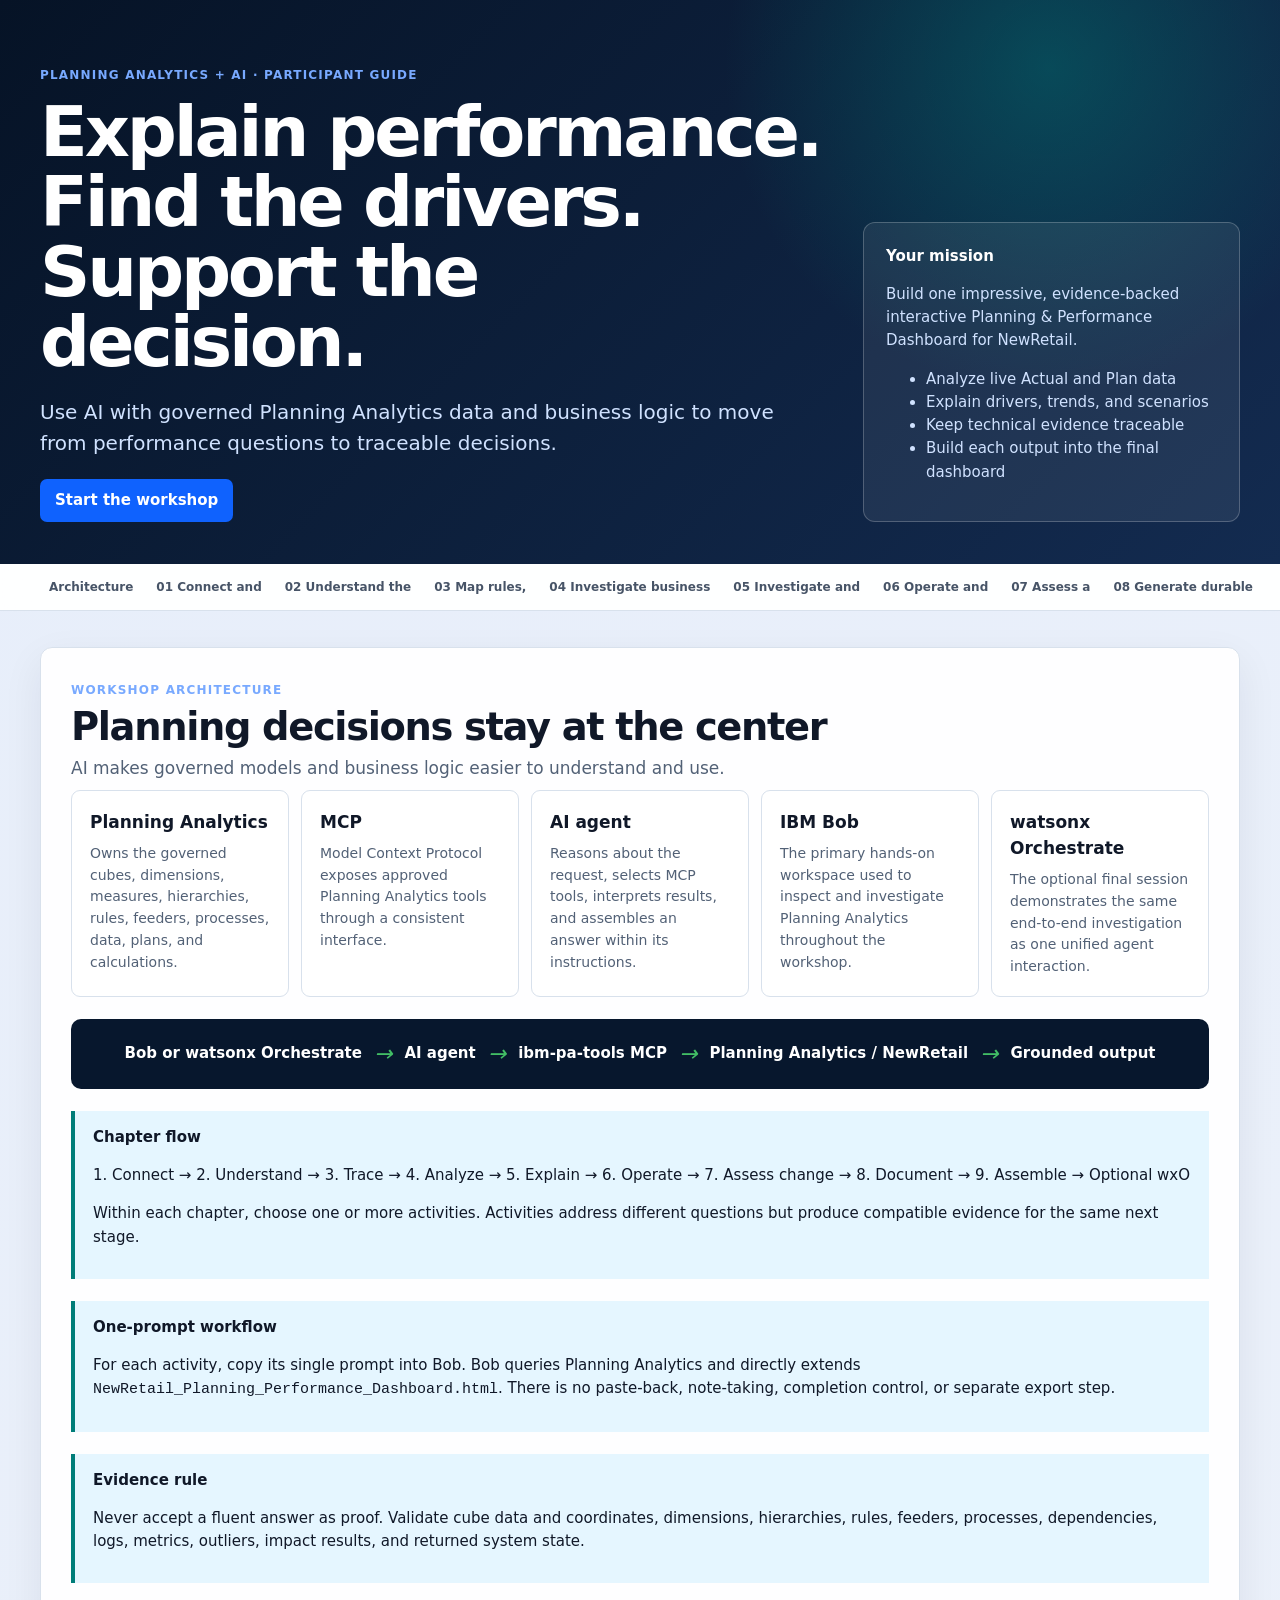
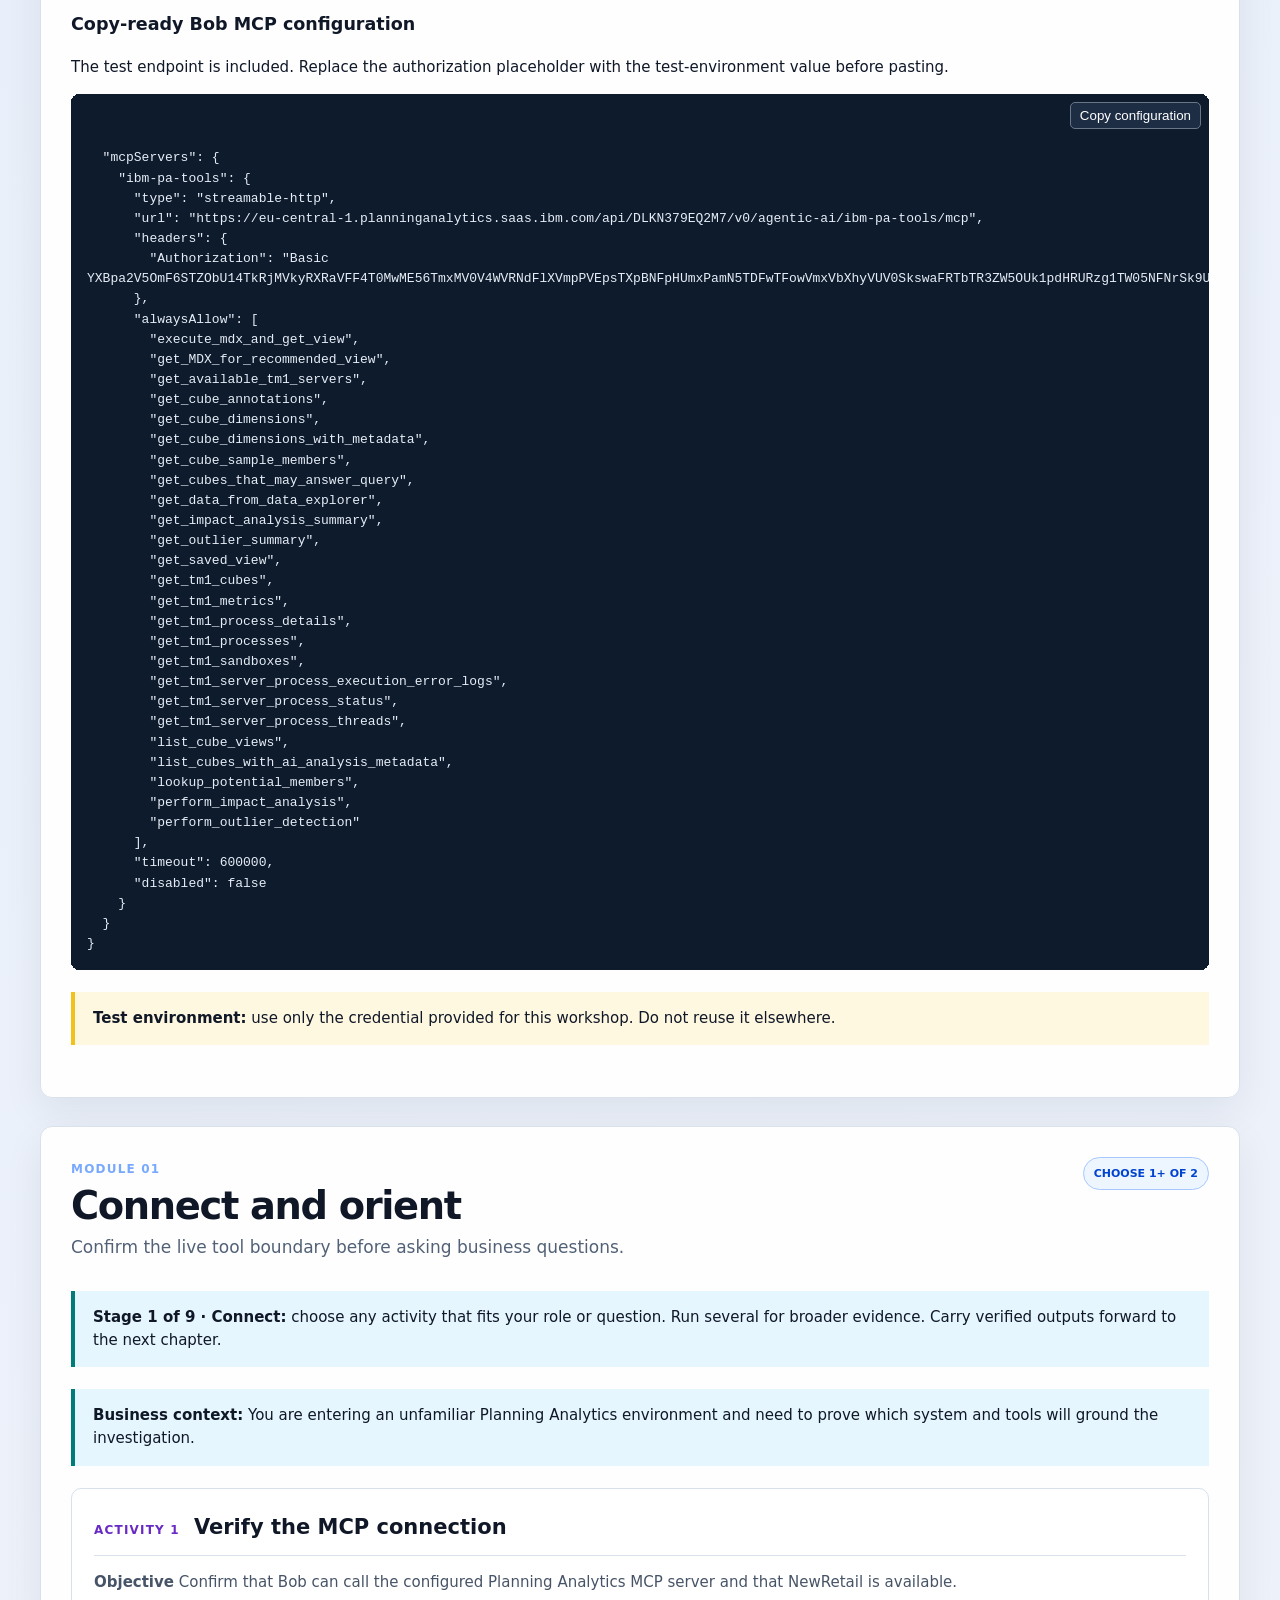
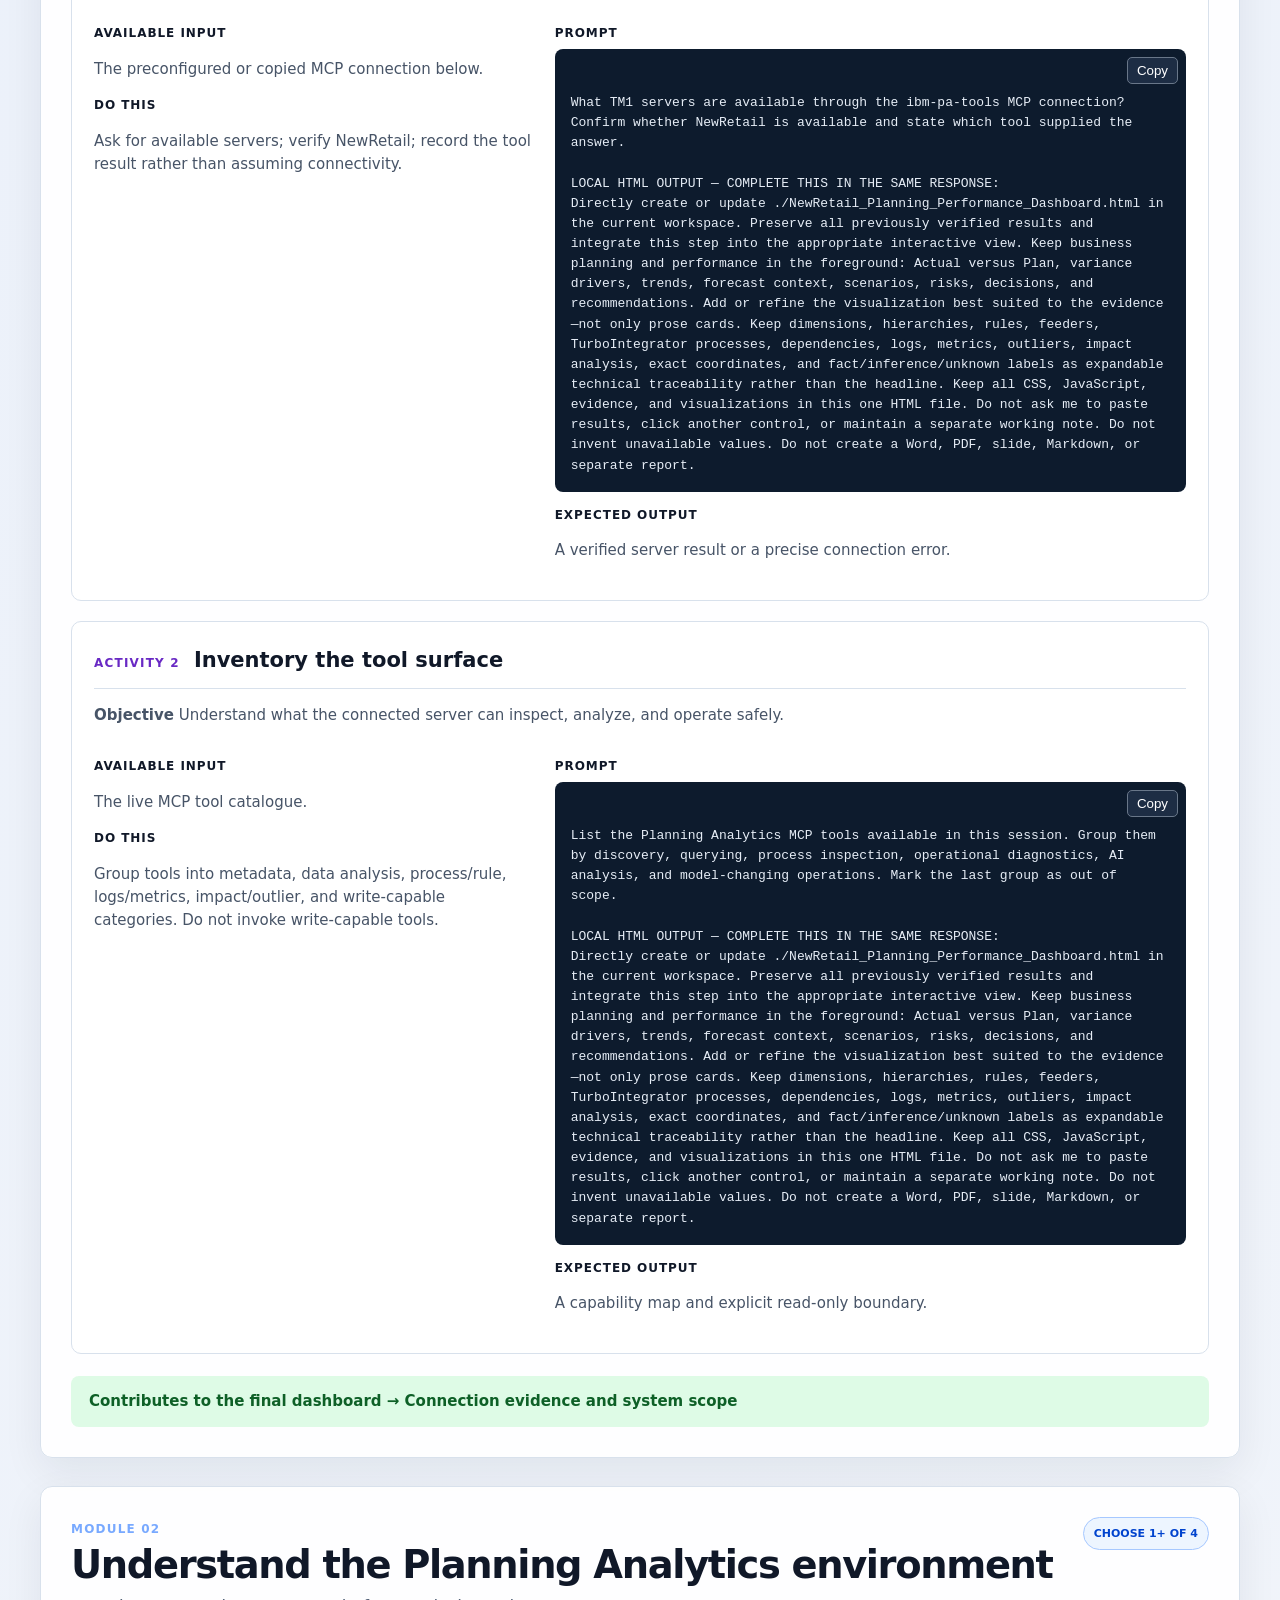
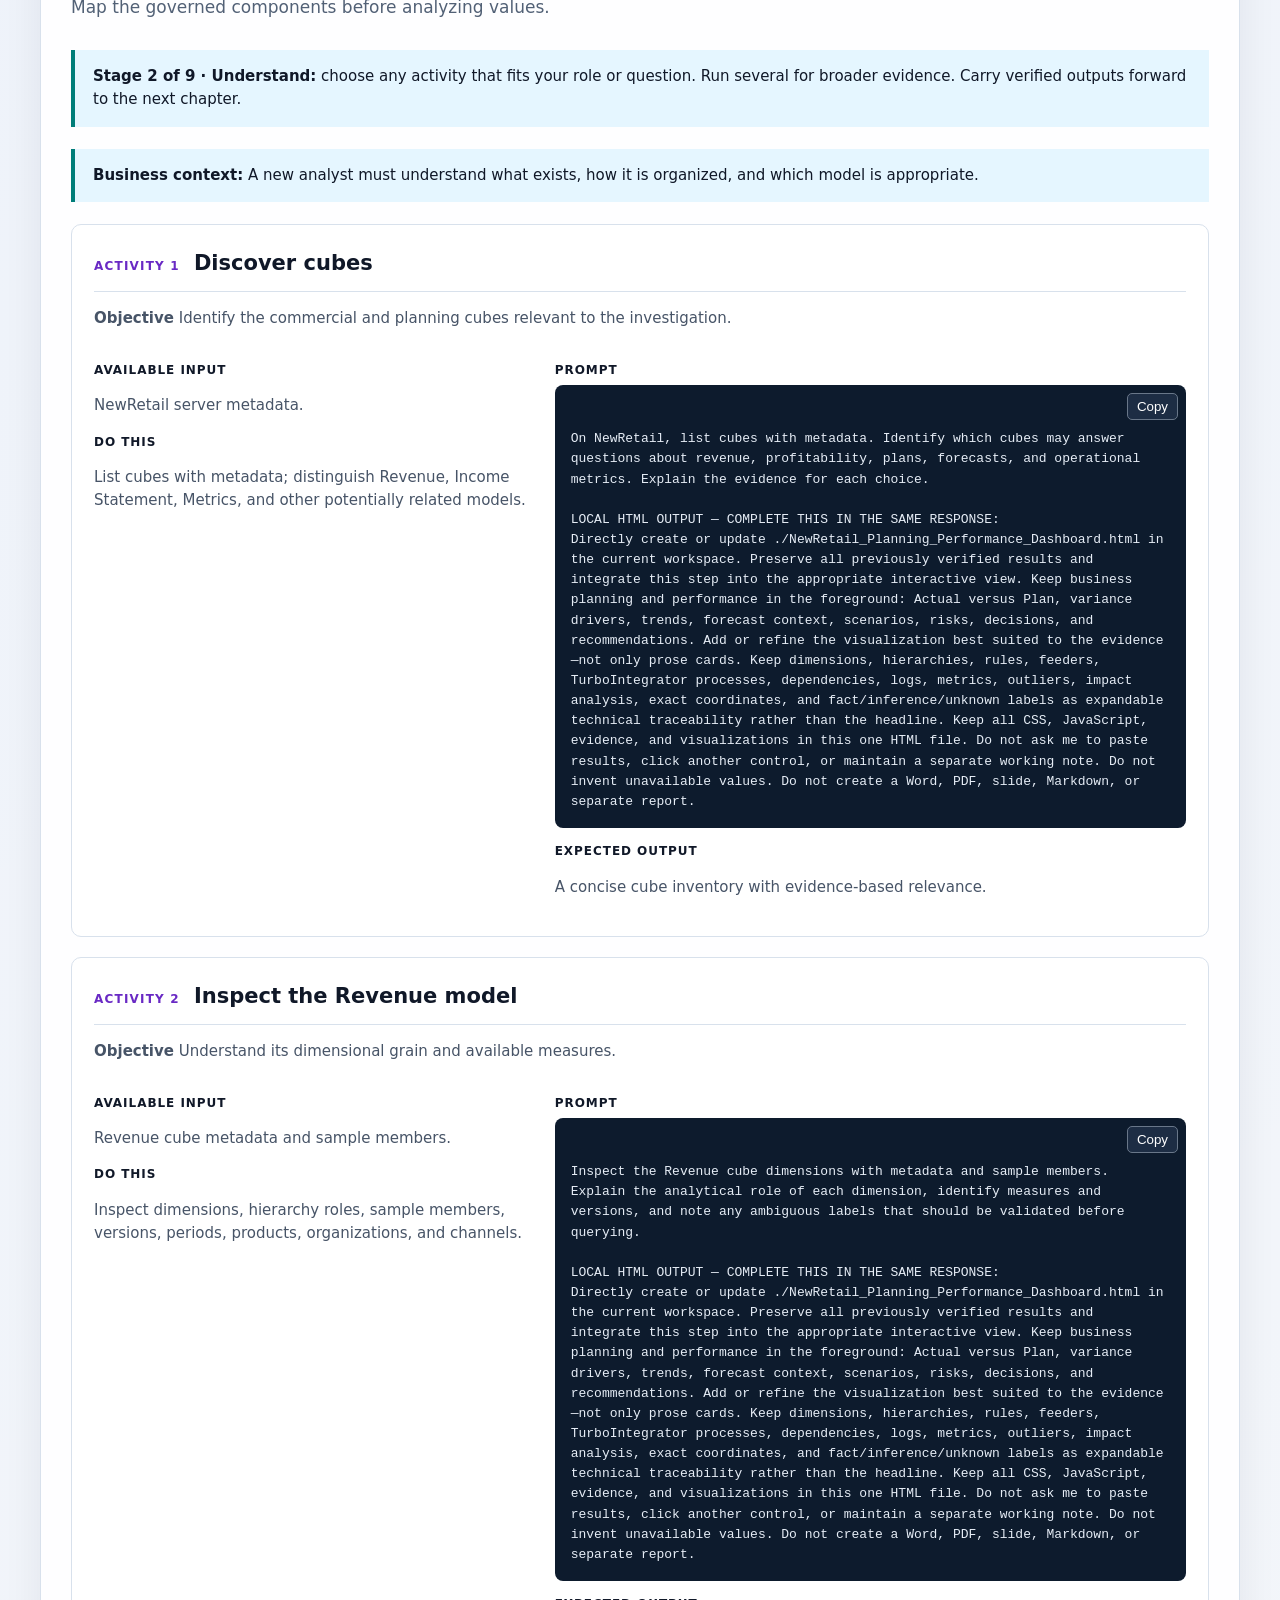
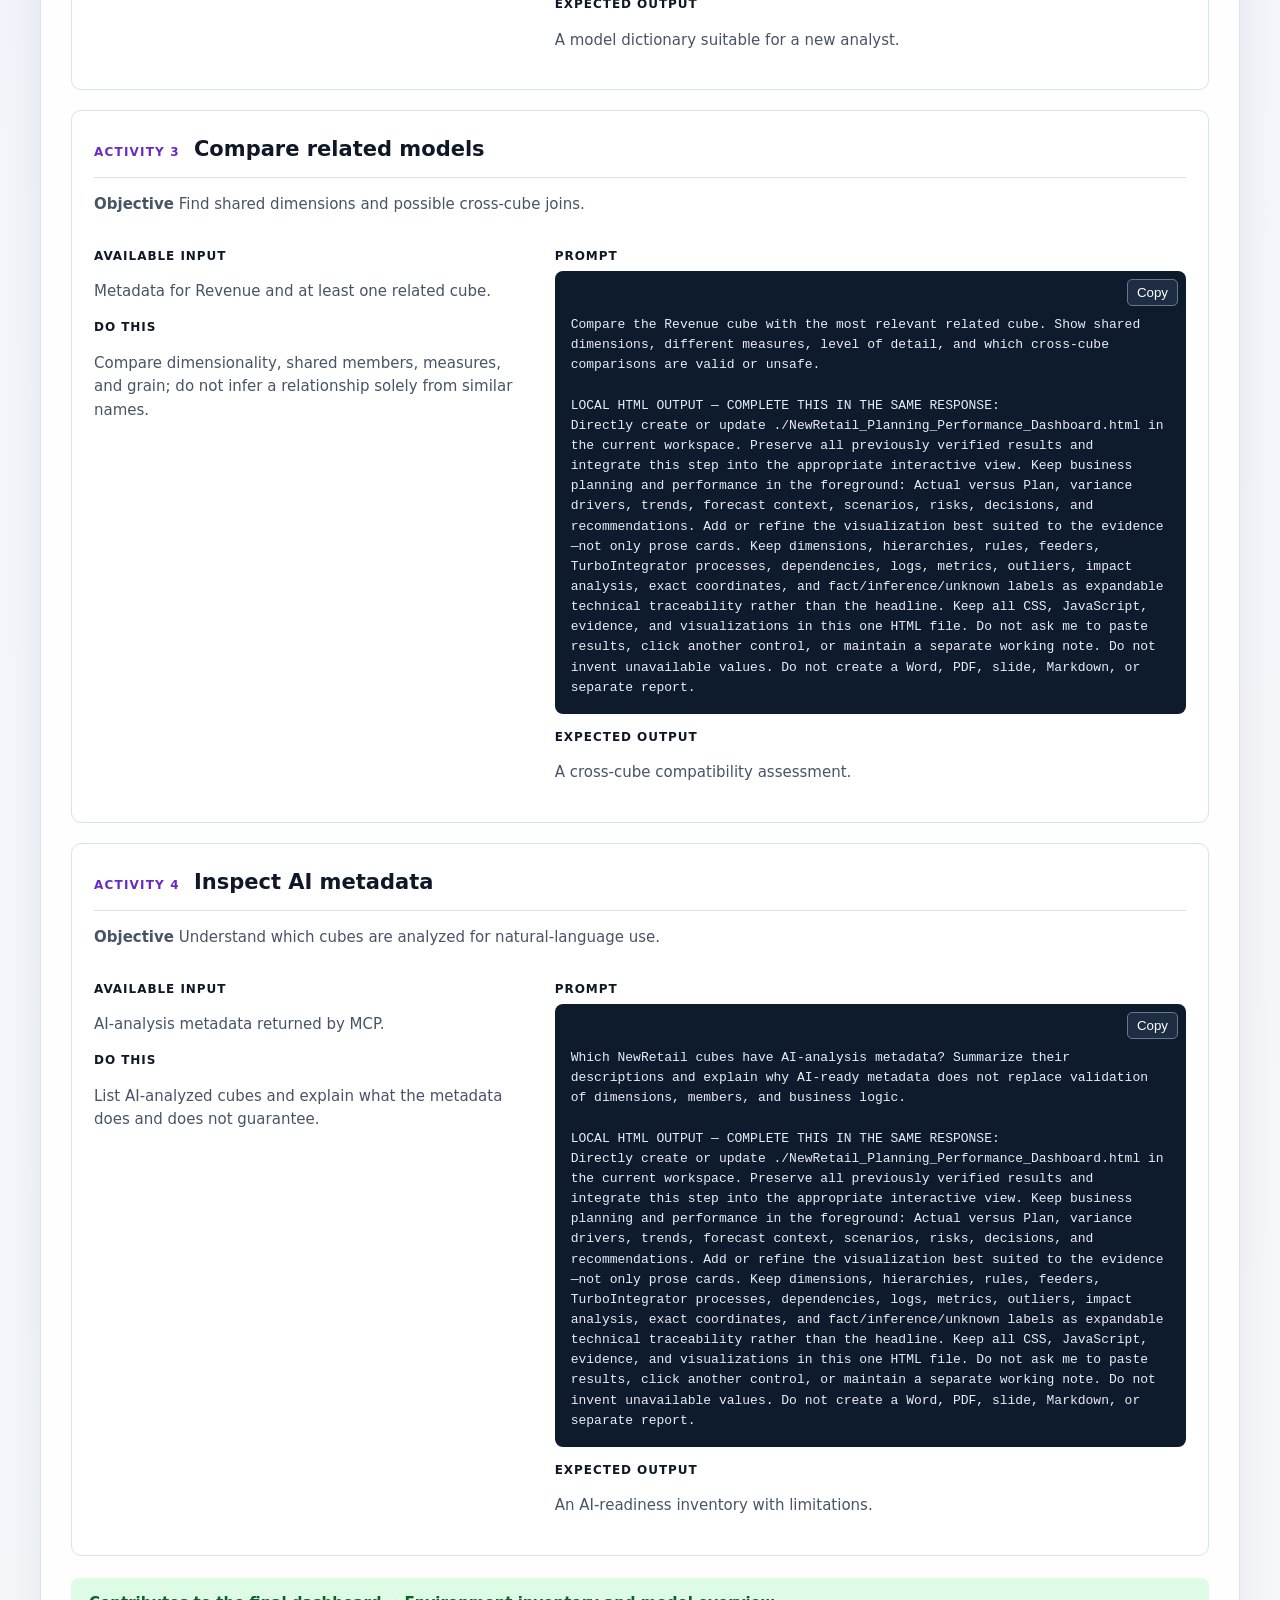
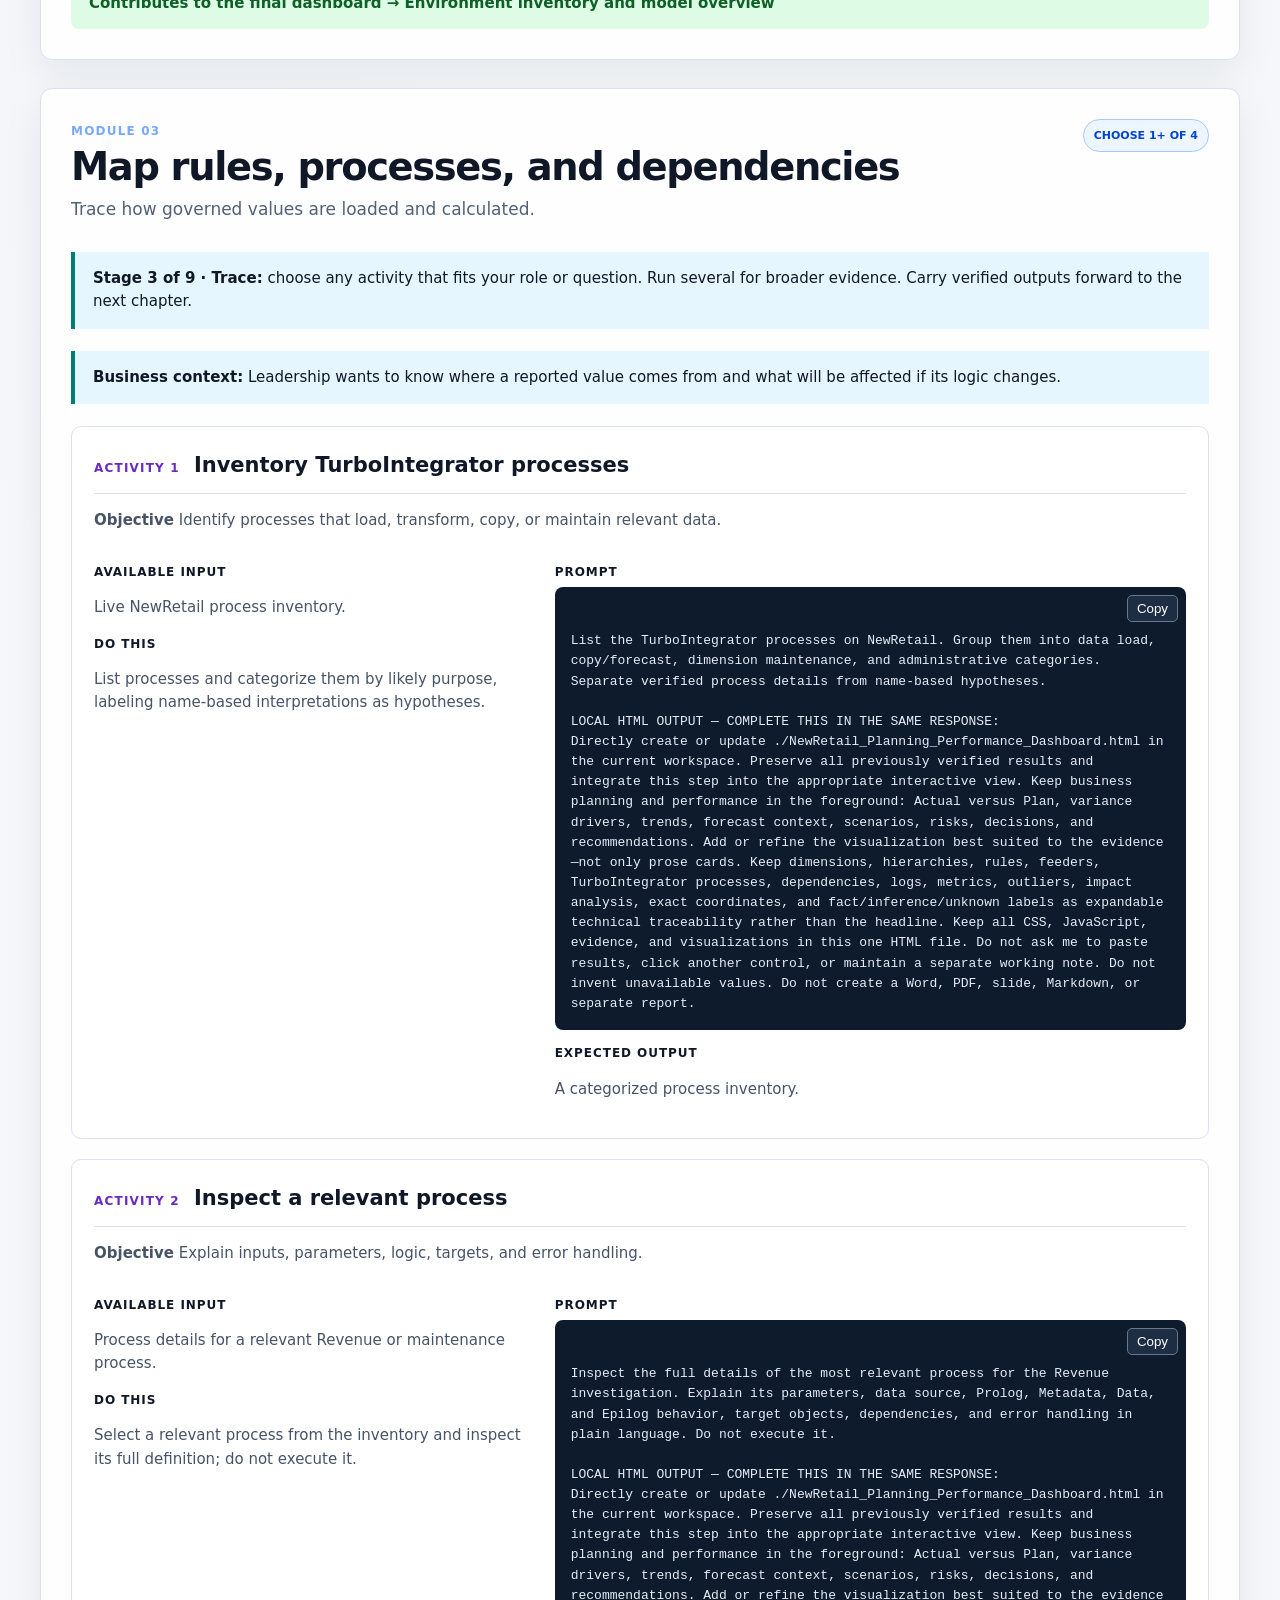
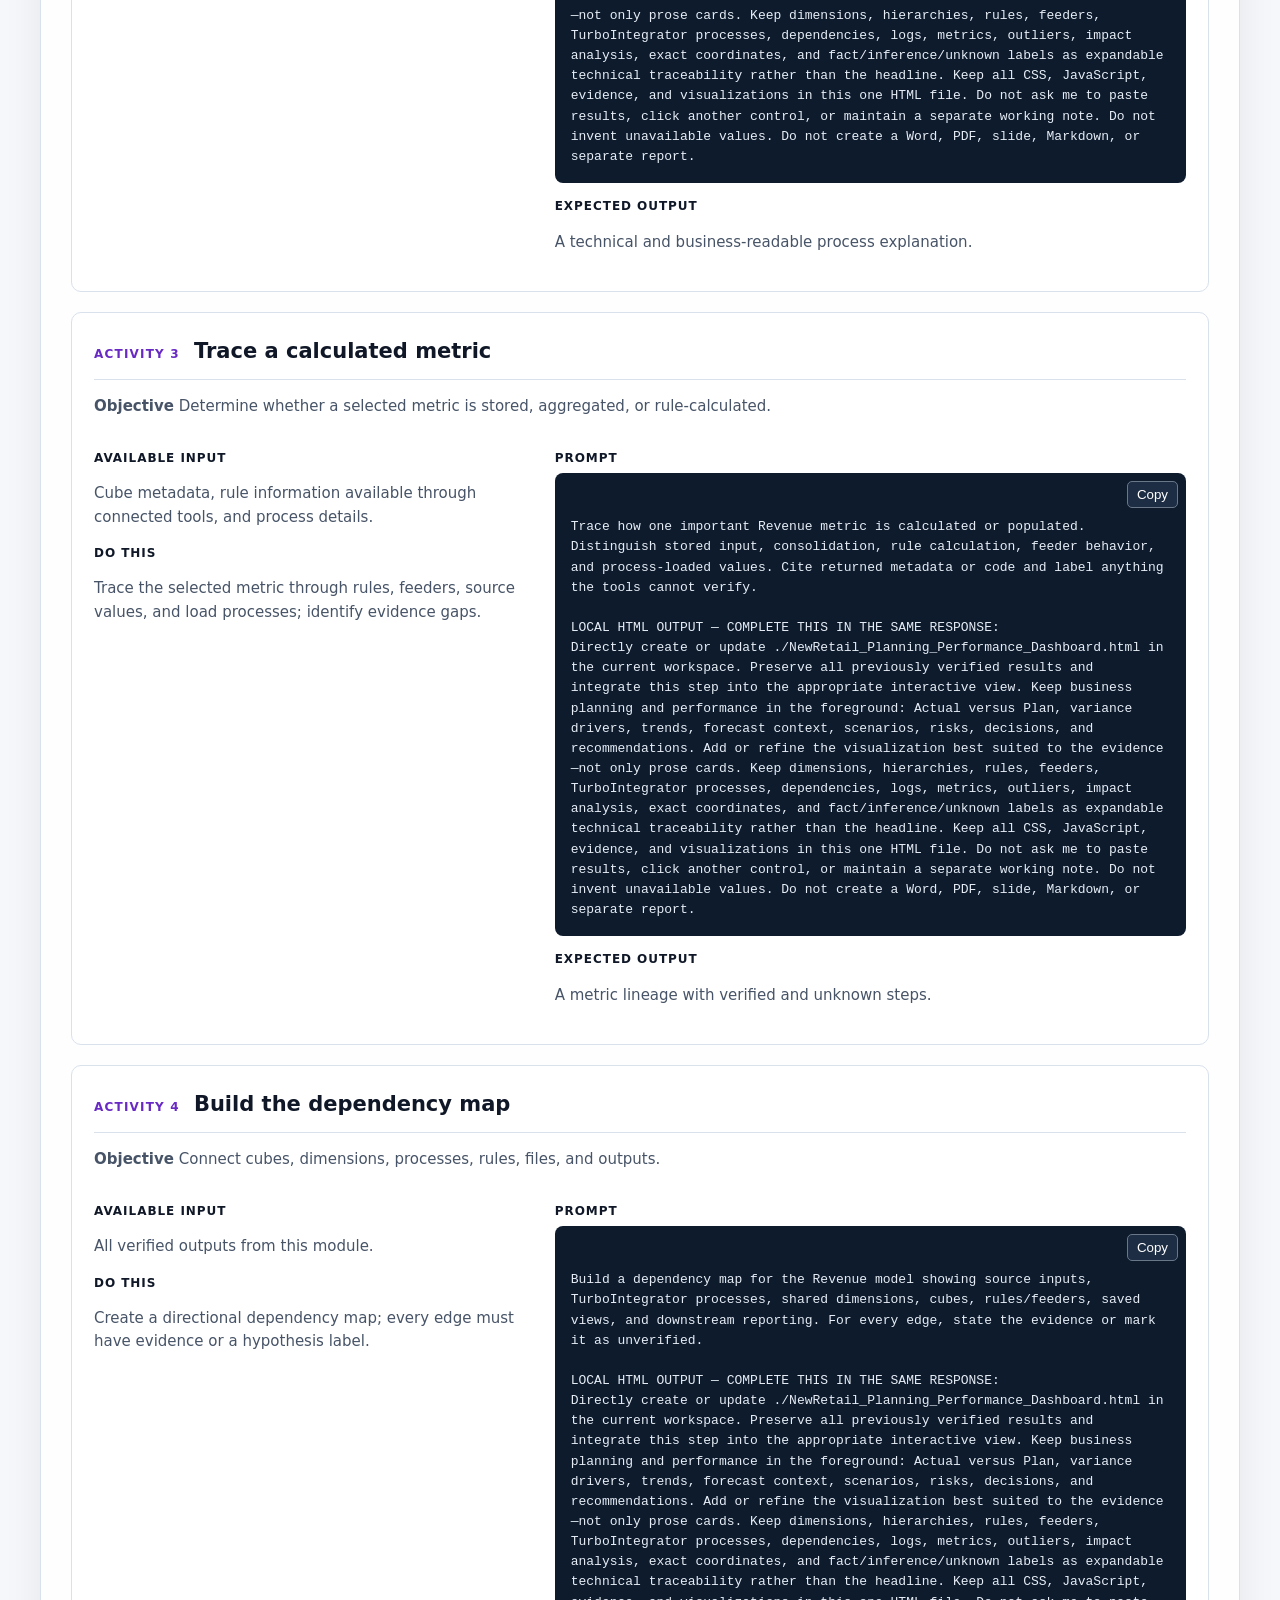
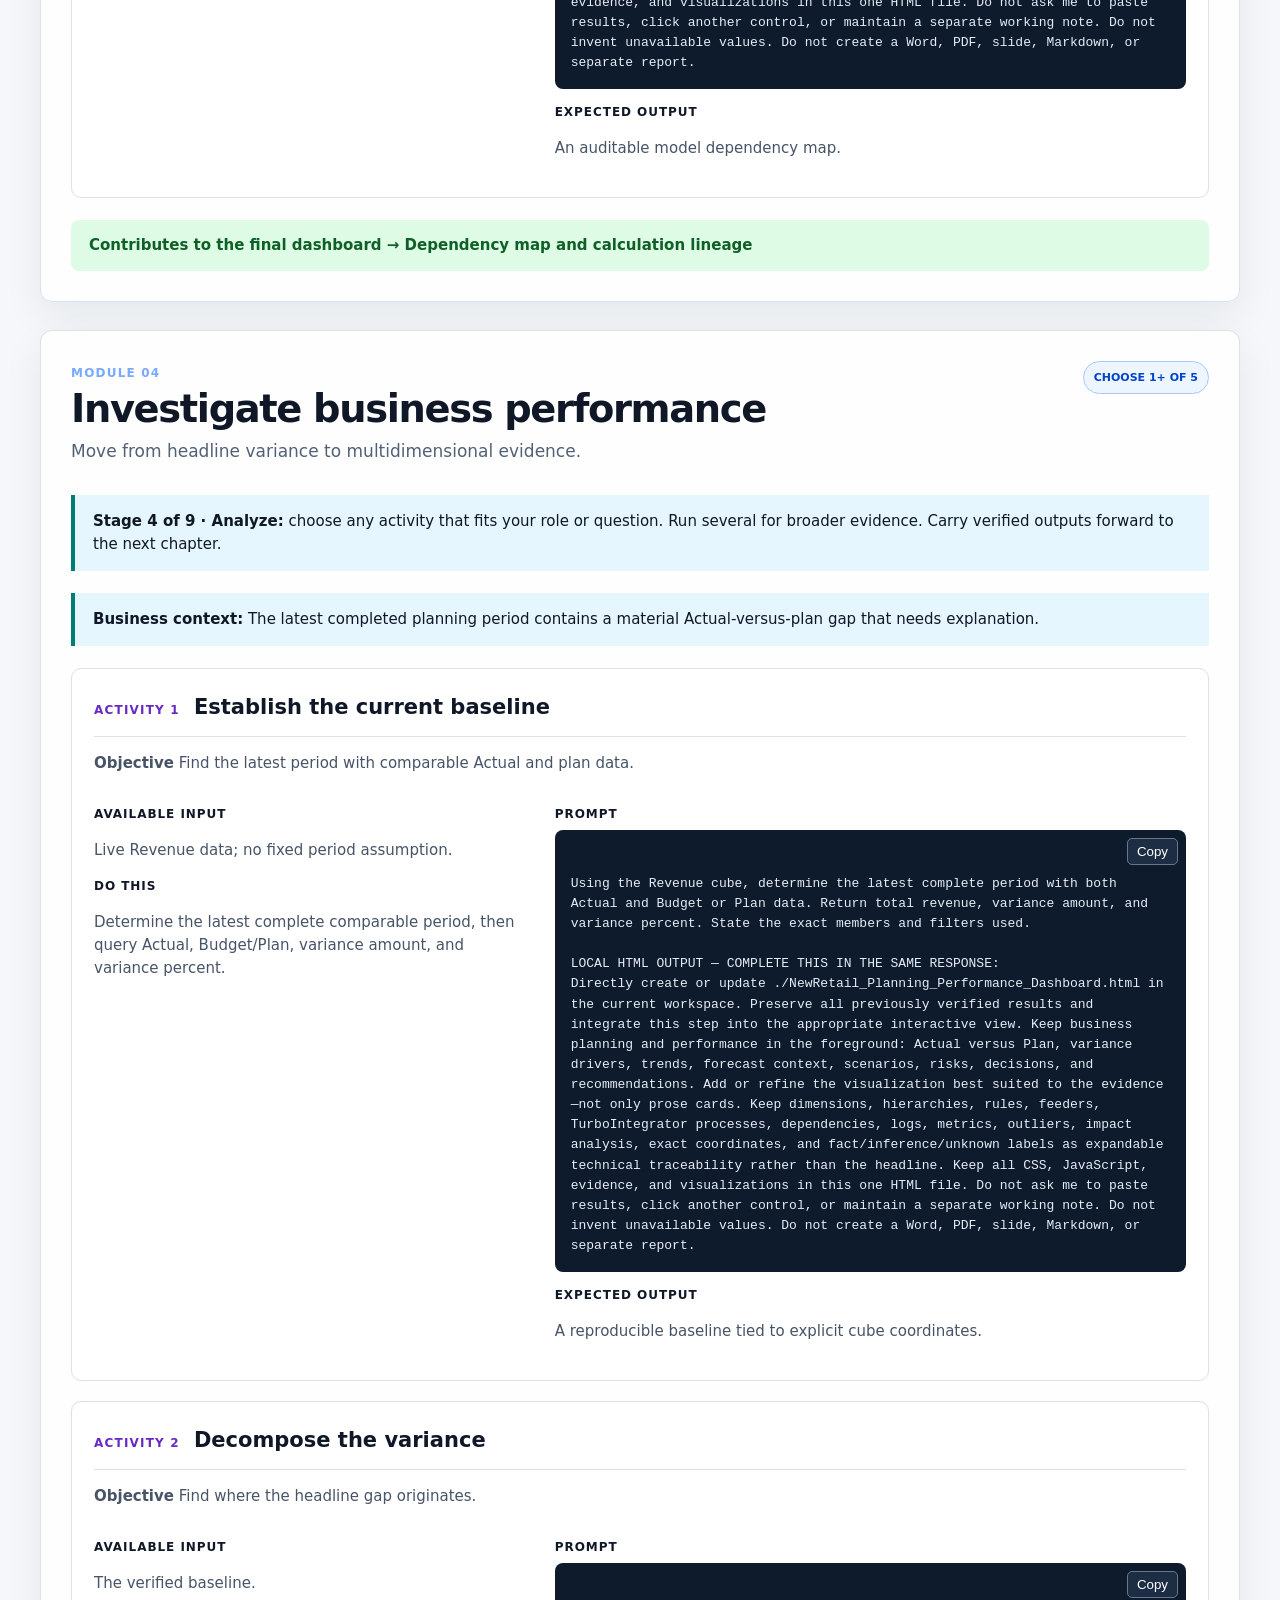
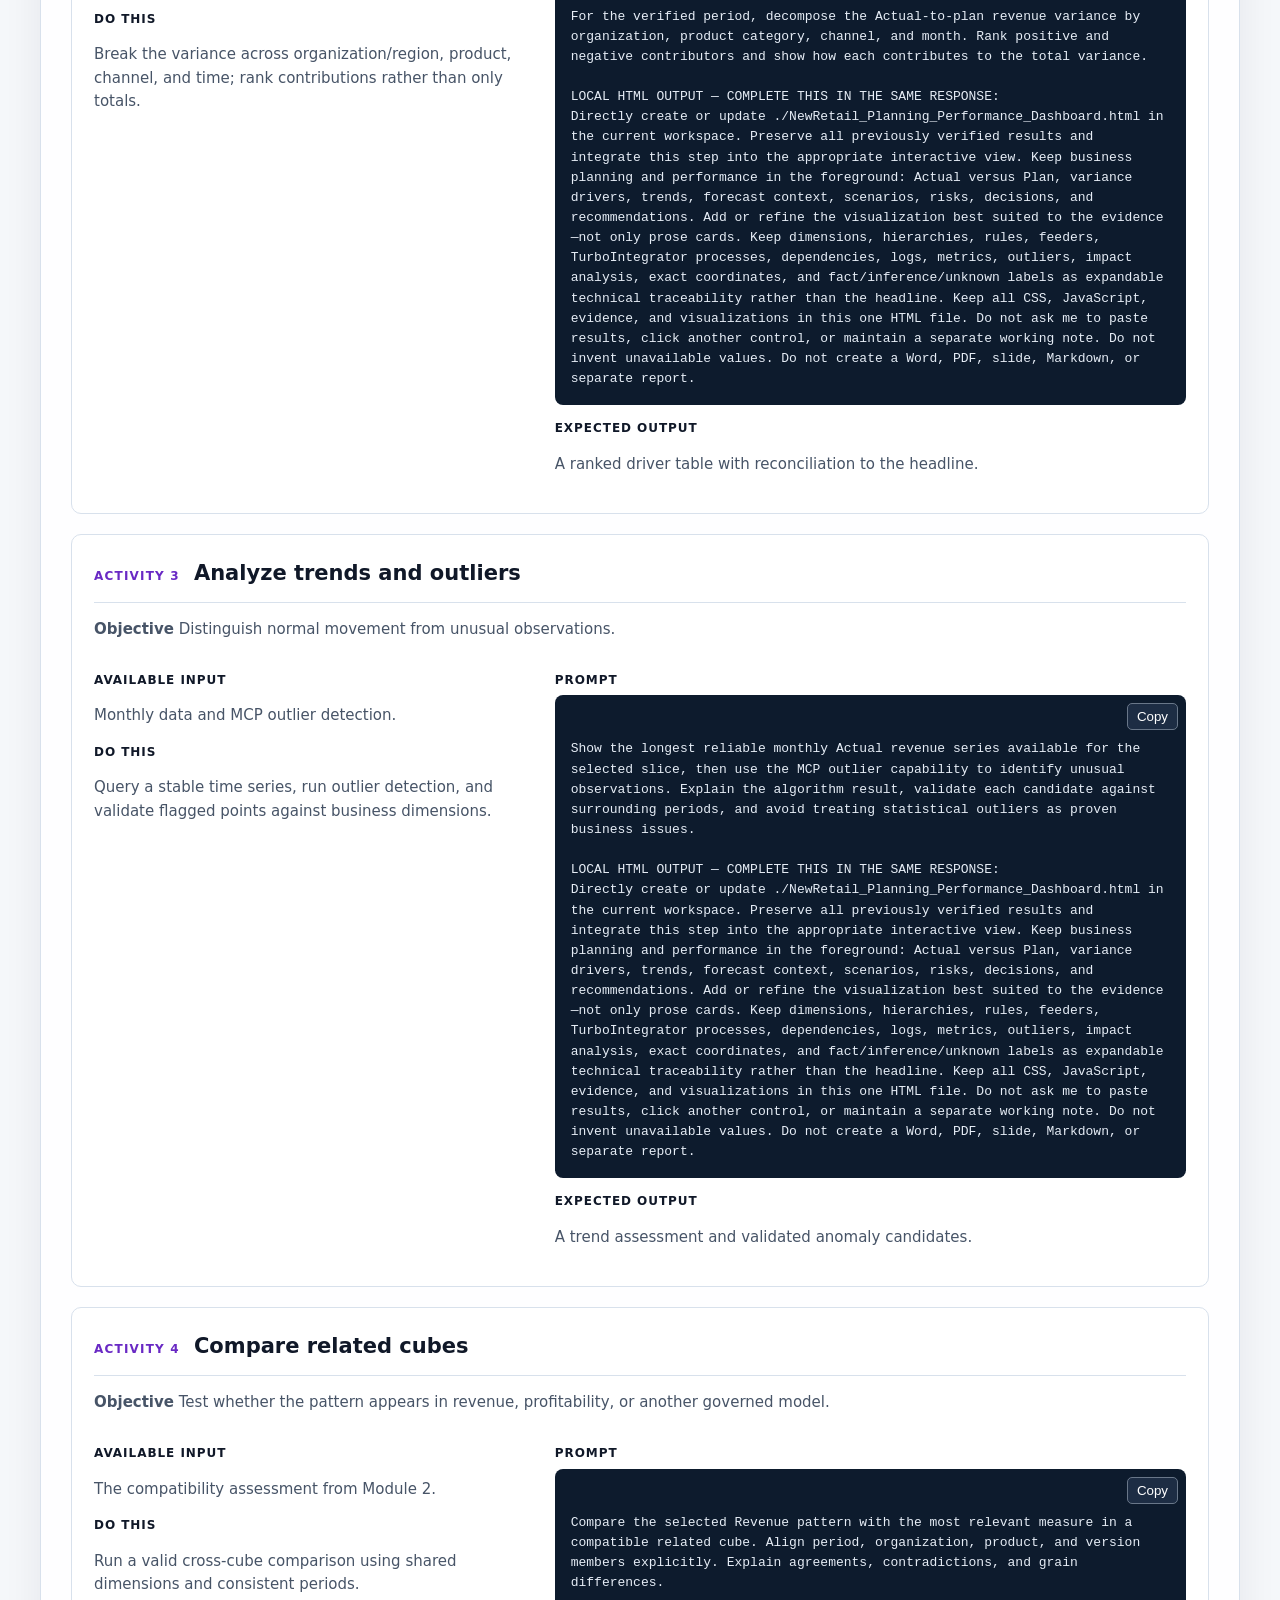
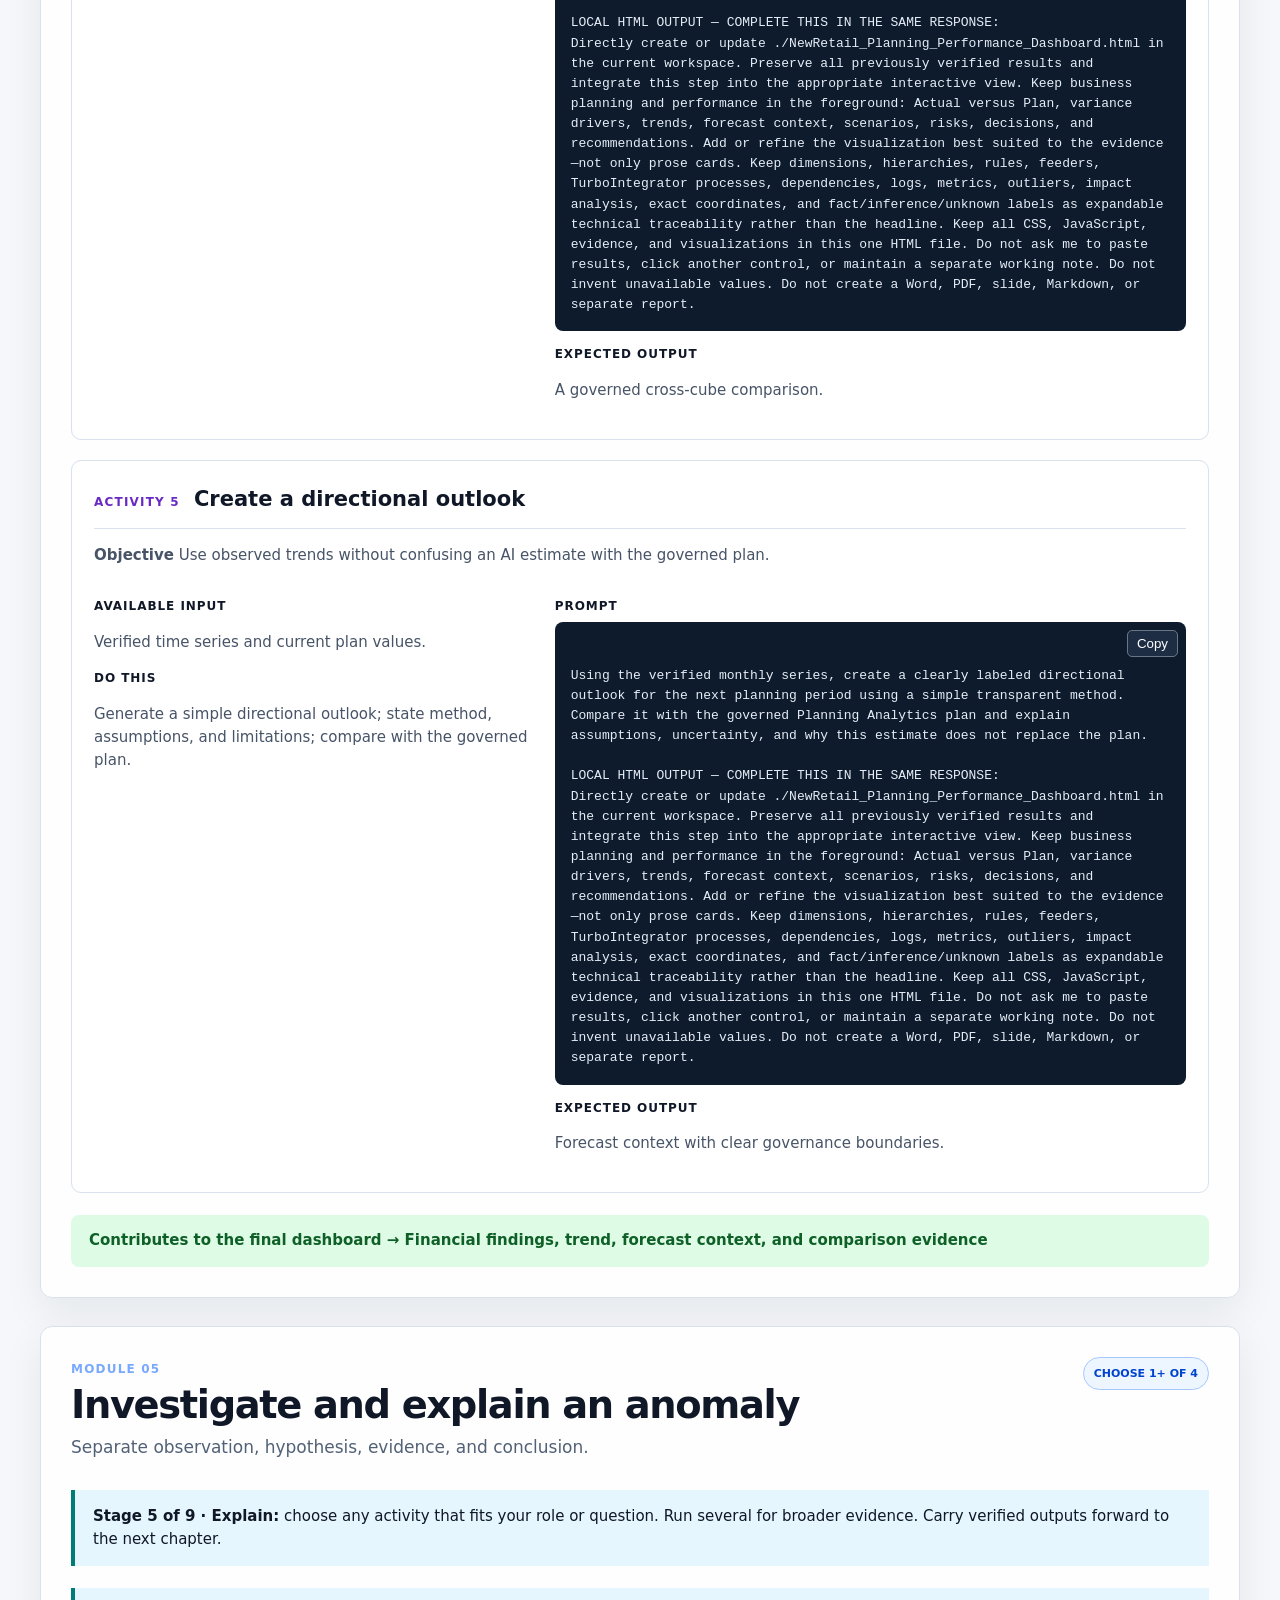
<file: index.html>
<!doctype html><html lang="en"><head><meta charset="utf-8"><meta name="viewport" content="width=device-width,initial-scale=1"><meta name="description" content="Planning Analytics and AI hands-on workshop"><link rel="icon" href="data:,"><title>Planning Analytics + AI Workshop</title><link rel="stylesheet" href="styles.css"></head><body><a class="skip" href="#main">Skip to workshop</a>
<header class="hero" id="top"><div><p class="eyebrow">Planning Analytics + AI · Participant guide</p><h1>Explain performance.<br>Find the drivers.<br>Support the decision.</h1><p class="lead">Use AI with governed Planning Analytics data and business logic to move from performance questions to traceable decisions.</p><a class="button primary" href="#architecture">Start the workshop</a></div><aside><strong>Your mission</strong><p>Build one impressive, evidence-backed interactive Planning &amp; Performance Dashboard for NewRetail.</p><ul><li>Analyze live Actual and Plan data</li><li>Explain drivers, trends, and scenarios</li><li>Keep technical evidence traceable</li><li>Build each output into the final dashboard</li></ul></aside></header>
<nav class="nav" aria-label="Workshop modules"><div><a href="#architecture">Architecture</a><a href="#connect">01 Connect and</a><a href="#environment">02 Understand the</a><a href="#dependencies">03 Map rules,</a><a href="#analysis">04 Investigate business</a><a href="#rootcause">05 Investigate and</a><a href="#operations">06 Operate and</a><a href="#change">07 Assess a</a><a href="#documentation">08 Generate durable</a><a href="#report">09 Assemble the</a><a href="#wxo">Optional wxO</a></div></nav>
<main id="main"><section class="section intro" id="architecture"><header class="section-head"><div><span>Workshop architecture</span><h2>Planning Analytics stays at the center</h2><p>AI makes governed models and business logic easier to understand and use.</p></div></header><div class="roles"><article><h3>Planning Analytics</h3><p>Owns the governed cubes, dimensions, measures, hierarchies, rules, feeders, processes, data, plans, and calculations.</p></article><article><h3>MCP</h3><p>Model Context Protocol exposes approved Planning Analytics tools through a consistent interface.</p></article><article><h3>AI agent</h3><p>Reasons about the request, selects MCP tools, interprets results, and assembles an answer within its instructions.</p></article><article><h3>IBM Bob</h3><p>The primary hands-on workspace used to inspect and investigate Planning Analytics throughout the workshop.</p></article><article><h3>watsonx Orchestrate</h3><p>The optional final session demonstrates the same end-to-end investigation as one unified agent interaction.</p></article></div><div class="flow"><b>Bob or watsonx Orchestrate</b><i>→</i><b>AI agent</b><i>→</i><b>ibm-pa-tools MCP</b><i>→</i><b>Planning Analytics / NewRetail</b><i>→</i><b>Grounded output</b></div><div class="principle"><strong>One-prompt workflow</strong><p>For each activity, copy its single prompt into Bob. Bob queries Planning Analytics and directly extends <code>NewRetail_Model_Health_Dashboard.html</code>. There is no paste-back, note-taking, completion control, or separate export step.</p></div><div class="principle"><strong>Evidence rule</strong><p>Never accept a fluent answer as proof. Validate cube data and coordinates, dimensions, hierarchies, rules, feeders, processes, dependencies, logs, metrics, outliers, impact results, and returned system state.</p></div>
<h3 class="subhead">Copy-ready Bob MCP configuration</h3><p>The test endpoint is included. Replace the authorization placeholder with the test-environment value before pasting.</p><div class="prompt config"><button class="copy" type="button">Copy configuration</button><pre>
  "mcpServers": {
    "ibm-pa-tools": {
      "type": "streamable-http",
      "url": "https://eu-central-1.planninganalytics.saas.ibm.com/api/DLKN379EQ2M7/v0/agentic-ai/ibm-pa-tools/mcp",
      "headers": {
        "Authorization": "Basic YXBpa2V5OmF6STZObU14TkRjMVkyRXRaVFF4T0MwME56TmxMV0V4WVRNdFlXVmpPVEpsTXpBNFpHUmxPamN5TDFwTFowVmxVbXhyVUV0SkswaFRTbTR3ZW5OUk1pdHRURzg1TW05NFNrSk9UUzlEWjJ4d1QyYzk="
      },
      "alwaysAllow": [
        "execute_mdx_and_get_view",
        "get_MDX_for_recommended_view",
        "get_available_tm1_servers",
        "get_cube_annotations",
        "get_cube_dimensions",
        "get_cube_dimensions_with_metadata",
        "get_cube_sample_members",
        "get_cubes_that_may_answer_query",
        "get_data_from_data_explorer",
        "get_impact_analysis_summary",
        "get_outlier_summary",
        "get_saved_view",
        "get_tm1_cubes",
        "get_tm1_metrics",
        "get_tm1_process_details",
        "get_tm1_processes",
        "get_tm1_sandboxes",
        "get_tm1_server_process_execution_error_logs",
        "get_tm1_server_process_status",
        "get_tm1_server_process_threads",
        "list_cube_views",
        "list_cubes_with_ai_analysis_metadata",
        "lookup_potential_members",
        "perform_impact_analysis",
        "perform_outlier_detection"
      ],
      "timeout": 600000,
      "disabled": false
    }
  }
}
</pre></div><p class="warning"><strong>Test environment:</strong> use only the credential provided for this workshop. Do not reuse it elsewhere.</p></section>
<section class="section" id="connect"><header class="section-head"><div><span>Module 01</span><h2>Connect and orient</h2><p>Confirm the live tool boundary before asking business questions.</p></div><b>2 activities</b></header><p class="context"><strong>Business context:</strong> You are entering an unfamiliar Planning Analytics environment and need to prove which system and tools will ground the investigation.</p><article class="activity"><header><span>Activity 1</span><h3>Verify the MCP connection</h3></header><p><strong>Objective</strong> Confirm that Bob can call the configured Planning Analytics MCP server and that NewRetail is available.</p><div class="activity-grid"><div><h4>Available input</h4><p>The preconfigured or copied MCP connection below.</p><h4>Do this</h4><p>Ask for available servers; verify NewRetail; record the tool result rather than assuming connectivity.</p></div><div><h4>Prompt</h4><div class="prompt"><button class="copy" type="button">Copy</button><pre>What TM1 servers are available through the ibm-pa-tools MCP connection? Confirm whether NewRetail is available and state which tool supplied the answer.</pre></div><h4>Expected output</h4><p>A verified server result or a precise connection error.</p></div></div></article><article class="activity"><header><span>Activity 2</span><h3>Inventory the tool surface</h3></header><p><strong>Objective</strong> Understand what the connected server can inspect, analyze, and operate safely.</p><div class="activity-grid"><div><h4>Available input</h4><p>The live MCP tool catalogue.</p><h4>Do this</h4><p>Group tools into metadata, data analysis, process/rule, logs/metrics, impact/outlier, and write-capable categories. Do not invoke write-capable tools.</p></div><div><h4>Prompt</h4><div class="prompt"><button class="copy" type="button">Copy</button><pre>List the Planning Analytics MCP tools available in this session. Group them by discovery, querying, process inspection, operational diagnostics, AI analysis, and model-changing operations. Mark the last group as out of scope.</pre></div><h4>Expected output</h4><p>A capability map and explicit read-only boundary.</p></div></div></article><p class="contribution">Contributes to the final dashboard → Connection evidence and system scope</p></section><section class="section" id="environment"><header class="section-head"><div><span>Module 02</span><h2>Understand the Planning Analytics environment</h2><p>Map the governed components before analyzing values.</p></div><b>4 activities</b></header><p class="context"><strong>Business context:</strong> A new analyst must understand what exists, how it is organized, and which model is appropriate.</p><article class="activity"><header><span>Activity 1</span><h3>Discover cubes</h3></header><p><strong>Objective</strong> Identify the commercial and planning cubes relevant to the investigation.</p><div class="activity-grid"><div><h4>Available input</h4><p>NewRetail server metadata.</p><h4>Do this</h4><p>List cubes with metadata; distinguish Revenue, Income Statement, Metrics, and other potentially related models.</p></div><div><h4>Prompt</h4><div class="prompt"><button class="copy" type="button">Copy</button><pre>On NewRetail, list cubes with metadata. Identify which cubes may answer questions about revenue, profitability, plans, forecasts, and operational metrics. Explain the evidence for each choice.</pre></div><h4>Expected output</h4><p>A concise cube inventory with evidence-based relevance.</p></div></div></article><article class="activity"><header><span>Activity 2</span><h3>Inspect the Revenue model</h3></header><p><strong>Objective</strong> Understand its dimensional grain and available measures.</p><div class="activity-grid"><div><h4>Available input</h4><p>Revenue cube metadata and sample members.</p><h4>Do this</h4><p>Inspect dimensions, hierarchy roles, sample members, versions, periods, products, organizations, and channels.</p></div><div><h4>Prompt</h4><div class="prompt"><button class="copy" type="button">Copy</button><pre>Inspect the Revenue cube dimensions with metadata and sample members. Explain the analytical role of each dimension, identify measures and versions, and note any ambiguous labels that should be validated before querying.</pre></div><h4>Expected output</h4><p>A model dictionary suitable for a new analyst.</p></div></div></article><article class="activity"><header><span>Activity 3</span><h3>Compare related models</h3></header><p><strong>Objective</strong> Find shared dimensions and possible cross-cube joins.</p><div class="activity-grid"><div><h4>Available input</h4><p>Metadata for Revenue and at least one related cube.</p><h4>Do this</h4><p>Compare dimensionality, shared members, measures, and grain; do not infer a relationship solely from similar names.</p></div><div><h4>Prompt</h4><div class="prompt"><button class="copy" type="button">Copy</button><pre>Compare the Revenue cube with the most relevant related cube. Show shared dimensions, different measures, level of detail, and which cross-cube comparisons are valid or unsafe.</pre></div><h4>Expected output</h4><p>A cross-cube compatibility assessment.</p></div></div></article><article class="activity"><header><span>Activity 4</span><h3>Inspect AI metadata</h3></header><p><strong>Objective</strong> Understand which cubes are analyzed for natural-language use.</p><div class="activity-grid"><div><h4>Available input</h4><p>AI-analysis metadata returned by MCP.</p><h4>Do this</h4><p>List AI-analyzed cubes and explain what the metadata does and does not guarantee.</p></div><div><h4>Prompt</h4><div class="prompt"><button class="copy" type="button">Copy</button><pre>Which NewRetail cubes have AI-analysis metadata? Summarize their descriptions and explain why AI-ready metadata does not replace validation of dimensions, members, and business logic.</pre></div><h4>Expected output</h4><p>An AI-readiness inventory with limitations.</p></div></div></article><p class="contribution">Contributes to the final dashboard → Environment inventory and model overview</p></section><section class="section" id="dependencies"><header class="section-head"><div><span>Module 03</span><h2>Map rules, processes, and dependencies</h2><p>Trace how governed values are loaded and calculated.</p></div><b>4 activities</b></header><p class="context"><strong>Business context:</strong> Leadership wants to know where a reported value comes from and what will be affected if its logic changes.</p><article class="activity"><header><span>Activity 1</span><h3>Inventory TurboIntegrator processes</h3></header><p><strong>Objective</strong> Identify processes that load, transform, copy, or maintain relevant data.</p><div class="activity-grid"><div><h4>Available input</h4><p>Live NewRetail process inventory.</p><h4>Do this</h4><p>List processes and categorize them by likely purpose, labeling name-based interpretations as hypotheses.</p></div><div><h4>Prompt</h4><div class="prompt"><button class="copy" type="button">Copy</button><pre>List the TurboIntegrator processes on NewRetail. Group them into data load, copy/forecast, dimension maintenance, and administrative categories. Separate verified process details from name-based hypotheses.</pre></div><h4>Expected output</h4><p>A categorized process inventory.</p></div></div></article><article class="activity"><header><span>Activity 2</span><h3>Inspect a relevant process</h3></header><p><strong>Objective</strong> Explain inputs, parameters, logic, targets, and error handling.</p><div class="activity-grid"><div><h4>Available input</h4><p>Process details for a relevant Revenue or maintenance process.</p><h4>Do this</h4><p>Select a relevant process from the inventory and inspect its full definition; do not execute it.</p></div><div><h4>Prompt</h4><div class="prompt"><button class="copy" type="button">Copy</button><pre>Inspect the full details of the most relevant process for the Revenue investigation. Explain its parameters, data source, Prolog, Metadata, Data, and Epilog behavior, target objects, dependencies, and error handling in plain language. Do not execute it.</pre></div><h4>Expected output</h4><p>A technical and business-readable process explanation.</p></div></div></article><article class="activity"><header><span>Activity 3</span><h3>Trace a calculated metric</h3></header><p><strong>Objective</strong> Determine whether a selected metric is stored, aggregated, or rule-calculated.</p><div class="activity-grid"><div><h4>Available input</h4><p>Cube metadata, rule information available through connected tools, and process details.</p><h4>Do this</h4><p>Trace the selected metric through rules, feeders, source values, and load processes; identify evidence gaps.</p></div><div><h4>Prompt</h4><div class="prompt"><button class="copy" type="button">Copy</button><pre>Trace how one important Revenue metric is calculated or populated. Distinguish stored input, consolidation, rule calculation, feeder behavior, and process-loaded values. Cite returned metadata or code and label anything the tools cannot verify.</pre></div><h4>Expected output</h4><p>A metric lineage with verified and unknown steps.</p></div></div></article><article class="activity"><header><span>Activity 4</span><h3>Build the dependency map</h3></header><p><strong>Objective</strong> Connect cubes, dimensions, processes, rules, files, and outputs.</p><div class="activity-grid"><div><h4>Available input</h4><p>All verified outputs from this module.</p><h4>Do this</h4><p>Create a directional dependency map; every edge must have evidence or a hypothesis label.</p></div><div><h4>Prompt</h4><div class="prompt"><button class="copy" type="button">Copy</button><pre>Build a dependency map for the Revenue model showing source inputs, TurboIntegrator processes, shared dimensions, cubes, rules/feeders, saved views, and downstream reporting. For every edge, state the evidence or mark it as unverified.</pre></div><h4>Expected output</h4><p>An auditable model dependency map.</p></div></div></article><p class="contribution">Contributes to the final dashboard → Dependency map and calculation lineage</p></section><section class="section" id="analysis"><header class="section-head"><div><span>Module 04</span><h2>Investigate business performance</h2><p>Move from headline variance to multidimensional evidence.</p></div><b>5 activities</b></header><p class="context"><strong>Business context:</strong> The latest completed planning period contains a material Actual-versus-plan gap that needs explanation.</p><article class="activity"><header><span>Activity 1</span><h3>Establish the current baseline</h3></header><p><strong>Objective</strong> Find the latest period with comparable Actual and plan data.</p><div class="activity-grid"><div><h4>Available input</h4><p>Live Revenue data; no fixed period assumption.</p><h4>Do this</h4><p>Determine the latest complete comparable period, then query Actual, Budget/Plan, variance amount, and variance percent.</p></div><div><h4>Prompt</h4><div class="prompt"><button class="copy" type="button">Copy</button><pre>Using the Revenue cube, determine the latest complete period with both Actual and Budget or Plan data. Return total revenue, variance amount, and variance percent. State the exact members and filters used.</pre></div><h4>Expected output</h4><p>A reproducible baseline tied to explicit cube coordinates.</p></div></div></article><article class="activity"><header><span>Activity 2</span><h3>Decompose the variance</h3></header><p><strong>Objective</strong> Find where the headline gap originates.</p><div class="activity-grid"><div><h4>Available input</h4><p>The verified baseline.</p><h4>Do this</h4><p>Break the variance across organization/region, product, channel, and time; rank contributions rather than only totals.</p></div><div><h4>Prompt</h4><div class="prompt"><button class="copy" type="button">Copy</button><pre>For the verified period, decompose the Actual-to-plan revenue variance by organization, product category, channel, and month. Rank positive and negative contributors and show how each contributes to the total variance.</pre></div><h4>Expected output</h4><p>A ranked driver table with reconciliation to the headline.</p></div></div></article><article class="activity"><header><span>Activity 3</span><h3>Analyze trends and outliers</h3></header><p><strong>Objective</strong> Distinguish normal movement from unusual observations.</p><div class="activity-grid"><div><h4>Available input</h4><p>Monthly data and MCP outlier detection.</p><h4>Do this</h4><p>Query a stable time series, run outlier detection, and validate flagged points against business dimensions.</p></div><div><h4>Prompt</h4><div class="prompt"><button class="copy" type="button">Copy</button><pre>Show the longest reliable monthly Actual revenue series available for the selected slice, then use the MCP outlier capability to identify unusual observations. Explain the algorithm result, validate each candidate against surrounding periods, and avoid treating statistical outliers as proven business issues.</pre></div><h4>Expected output</h4><p>A trend assessment and validated anomaly candidates.</p></div></div></article><article class="activity"><header><span>Activity 4</span><h3>Compare related cubes</h3></header><p><strong>Objective</strong> Test whether the pattern appears in revenue, profitability, or another governed model.</p><div class="activity-grid"><div><h4>Available input</h4><p>The compatibility assessment from Module 2.</p><h4>Do this</h4><p>Run a valid cross-cube comparison using shared dimensions and consistent periods.</p></div><div><h4>Prompt</h4><div class="prompt"><button class="copy" type="button">Copy</button><pre>Compare the selected Revenue pattern with the most relevant measure in a compatible related cube. Align period, organization, product, and version members explicitly. Explain agreements, contradictions, and grain differences.</pre></div><h4>Expected output</h4><p>A governed cross-cube comparison.</p></div></div></article><article class="activity"><header><span>Activity 5</span><h3>Create a directional outlook</h3></header><p><strong>Objective</strong> Use observed trends without confusing an AI estimate with the governed plan.</p><div class="activity-grid"><div><h4>Available input</h4><p>Verified time series and current plan values.</p><h4>Do this</h4><p>Generate a simple directional outlook; state method, assumptions, and limitations; compare with the governed plan.</p></div><div><h4>Prompt</h4><div class="prompt"><button class="copy" type="button">Copy</button><pre>Using the verified monthly series, create a clearly labeled directional outlook for the next planning period using a simple transparent method. Compare it with the governed Planning Analytics plan and explain assumptions, uncertainty, and why this estimate does not replace the plan.</pre></div><h4>Expected output</h4><p>Forecast context with clear governance boundaries.</p></div></div></article><p class="contribution">Contributes to the final dashboard → Financial findings, trend, forecast context, and comparison evidence</p></section><section class="section" id="rootcause"><header class="section-head"><div><span>Module 05</span><h2>Investigate and explain an anomaly</h2><p>Separate observation, hypothesis, evidence, and conclusion.</p></div><b>4 activities</b></header><p class="context"><strong>Business context:</strong> The analysis isolated an unexpected product-organization-period result that may reflect business change, master data, calculation logic, or incomplete loading.</p><article class="activity"><header><span>Activity 1</span><h3>Reproduce the anomaly</h3></header><p><strong>Objective</strong> Confirm it persists at explicit coordinates.</p><div class="activity-grid"><div><h4>Available input</h4><p>The selected anomaly and its exact cube slice.</p><h4>Do this</h4><p>Requery exact coordinates; compare totals and leaf levels; test whether consolidation hides the effect.</p></div><div><h4>Prompt</h4><div class="prompt"><button class="copy" type="button">Copy</button><pre>Reproduce the selected anomaly using explicit cube, dimension, hierarchy, member, version, and period coordinates. Compare consolidated and leaf-level results and report whether the anomaly is stable.</pre></div><h4>Expected output</h4><p>A reproducible observation, not a narrative assumption.</p></div></div></article><article class="activity"><header><span>Activity 2</span><h3>Test competing explanations</h3></header><p><strong>Objective</strong> Evaluate several plausible causes systematically.</p><div class="activity-grid"><div><h4>Available input</h4><p>Cube values, hierarchy metadata, process and rule evidence.</p><h4>Do this</h4><p>Test business movement, hierarchy/master-data change, calculation behavior, missing input, and cross-cube inconsistency.</p></div><div><h4>Prompt</h4><div class="prompt"><button class="copy" type="button">Copy</button><pre>Build and test a root-cause tree for the anomaly. Evaluate business movement, hierarchy or attribute change, rule/calculation behavior, missing or malformed input, and cross-cube inconsistency. For each branch, state supporting evidence, contradicting evidence, and the next test.</pre></div><h4>Expected output</h4><p>A ranked hypothesis table.</p></div></div></article><article class="activity"><header><span>Activity 3</span><h3>Use impact analysis</h3></header><p><strong>Objective</strong> Identify dimensions or cells most associated with the selected result.</p><div class="activity-grid"><div><h4>Available input</h4><p>An analytical state returned by a relevant data-explorer query.</p><h4>Do this</h4><p>Run MCP impact analysis on a bounded slice; interpret associations carefully.</p></div><div><h4>Prompt</h4><div class="prompt"><button class="copy" type="button">Copy</button><pre>Run Planning Analytics impact analysis on the bounded slice surrounding the anomaly. Summarize the strongest drivers, explain what the scores mean, and state why association alone does not prove causation.</pre></div><h4>Expected output</h4><p>A driver assessment with methodological caution.</p></div></div></article><article class="activity"><header><span>Activity 4</span><h3>Write the conclusion</h3></header><p><strong>Objective</strong> Explain the result at technical and executive levels.</p><div class="activity-grid"><div><h4>Available input</h4><p>All verified anomaly evidence.</p><h4>Do this</h4><p>Produce a short technical finding and an executive explanation; preserve unknowns.</p></div><div><h4>Prompt</h4><div class="prompt"><button class="copy" type="button">Copy</button><pre>Summarize the anomaly in two layers: a technical finding with coordinates and dependency evidence, then a concise executive explanation. Clearly label what is proven, likely, and still unknown.</pre></div><h4>Expected output</h4><p>A defensible root-cause statement.</p></div></div></article><p class="contribution">Contributes to the final dashboard → Root-cause tree and confidence assessment</p></section><section class="section" id="operations"><header class="section-head"><div><span>Module 06</span><h2>Operate and troubleshoot</h2><p>Use live system evidence before proposing recovery.</p></div><b>5 activities</b></header><p class="context"><strong>Business context:</strong> A process appears not to have produced the expected result. Diagnose safely without executing or changing anything.</p><article class="activity"><header><span>Activity 1</span><h3>Check process status and threads</h3></header><p><strong>Objective</strong> Determine whether a relevant process is running, queued, completed, or absent.</p><div class="activity-grid"><div><h4>Available input</h4><p>Live process status and thread tools.</p><h4>Do this</h4><p>Inspect process status and server threads; do not cancel or execute anything.</p></div><div><h4>Prompt</h4><div class="prompt"><button class="copy" type="button">Copy</button><pre>Check the current status of the relevant NewRetail process and inspect active process threads. Explain whether the evidence shows a running, queued, completed, or inactive process. Keep the investigation read-only.</pre></div><h4>Expected output</h4><p>A current operational state assessment.</p></div></div></article><article class="activity"><header><span>Activity 2</span><h3>Inspect execution logs</h3></header><p><strong>Objective</strong> Find actual errors or confirm that no error evidence exists.</p><div class="activity-grid"><div><h4>Available input</h4><p>Live process execution error logs.</p><h4>Do this</h4><p>Retrieve logs for the selected process; distinguish empty results, informational history, warnings, and errors.</p></div><div><h4>Prompt</h4><div class="prompt"><button class="copy" type="button">Copy</button><pre>Retrieve the available execution error logs for the selected NewRetail process. Build a short timeline of relevant entries, classify severity, identify parameters or input issues, and explicitly state when the logs do not prove a failure.</pre></div><h4>Expected output</h4><p>An evidence-based log interpretation.</p></div></div></article><article class="activity"><header><span>Activity 3</span><h3>Diagnose input quality</h3></header><p><strong>Objective</strong> Test whether missing or malformed input could explain the symptom.</p><div class="activity-grid"><div><h4>Available input</h4><p>Process definition, expected source structure, and live logs.</p><h4>Do this</h4><p>Compare expected source/header/parameters with observed evidence; do not fabricate file contents.</p></div><div><h4>Prompt</h4><div class="prompt"><button class="copy" type="button">Copy</button><pre>From the inspected process definition and logs, determine the expected input file, fields, parameters, and preconditions. Identify evidence of a missing file, malformed header, invalid member, or rejected row. If source contents are unavailable, list the exact validation still required.</pre></div><h4>Expected output</h4><p>An input validation checklist grounded in process logic.</p></div></div></article><article class="activity"><header><span>Activity 4</span><h3>Assess runtime and memory</h3></header><p><strong>Objective</strong> Look for performance bottlenecks using live metrics and code evidence.</p><div class="activity-grid"><div><h4>Available input</h4><p>TM1 server metrics, process details, threads, and rule/feeder evidence.</p><h4>Do this</h4><p>Check runtime, memory, locking, cell-by-cell writes, broad feeders, and oversized query/view patterns; separate observed signals from administrator-only checks.</p></div><div><h4>Prompt</h4><div class="prompt"><button class="copy" type="button">Copy</button><pre>Review available NewRetail server metrics, process code, thread evidence, and rule or feeder information for runtime, memory growth, lock contention, cell-by-cell writes, broad feeders, or oversized query patterns. Separate observed warning signs from checks that require administrator telemetry.</pre></div><h4>Expected output</h4><p>A performance risk register with evidence.</p></div></div></article><article class="activity"><header><span>Activity 5</span><h3>Recommend safe recovery</h3></header><p><strong>Objective</strong> Define validation, recovery, prevention, and escalation criteria without executing changes.</p><div class="activity-grid"><div><h4>Available input</h4><p>The complete operational evidence set.</p><h4>Do this</h4><p>Sequence read-only validation, controlled recovery, reconciliation, and prevention; specify where approval is required.</p></div><div><h4>Prompt</h4><div class="prompt"><button class="copy" type="button">Copy</button><pre>Produce a safe recovery plan for the diagnosed issue: prechecks, controlled rerun or repair steps, post-run reconciliation, rollback criteria, preventive controls, and actions requiring explicit administrator approval. Do not execute anything.</pre></div><h4>Expected output</h4><p>An actionable recovery plan with control gates.</p></div></div></article><p class="contribution">Contributes to the final dashboard → Operational diagnosis and recovery recommendations</p></section><section class="section" id="change"><header class="section-head"><div><span>Module 07</span><h2>Assess a proposed model change</h2><p>Use dependency knowledge before modifying the model.</p></div><b>4 activities</b></header><p class="context"><strong>Business context:</strong> The business proposes adding a new product category and wants the full downstream impact understood first.</p><article class="activity"><header><span>Activity 1</span><h3>Locate the insertion points</h3></header><p><strong>Objective</strong> Explain exactly where a new element would enter the model.</p><div class="activity-grid"><div><h4>Available input</h4><p>Verified product hierarchy, attributes, process parameters, and mappings.</p><h4>Do this</h4><p>Inspect Add_Product and related metadata; identify parent, code, alias, attributes, source mapping, and permissions.</p></div><div><h4>Prompt</h4><div class="prompt"><button class="copy" type="button">Copy</button><pre>Inspect the NewRetail product hierarchy and the Add_Product process. Explain the information required to add a new product category, including parent, unique code, caption or alias, attributes, source mappings, and permissions. Do not execute the process.</pre></div><h4>Expected output</h4><p>A read-only element-addition procedure.</p></div></div></article><article class="activity"><header><span>Activity 2</span><h3>Map downstream impact</h3></header><p><strong>Objective</strong> Identify every verified consumer of the changed dimension.</p><div class="activity-grid"><div><h4>Available input</h4><p>Dependency map plus process, rule, cube, and view metadata.</p><h4>Do this</h4><p>Assess cubes, rules/feeders, TI, views, subsets, security, reports, and cross-cube compatibility.</p></div><div><h4>Prompt</h4><div class="prompt"><button class="copy" type="button">Copy</button><pre>Assess the downstream impact of adding a product category. Cover affected cubes, consolidations, attributes, rules/feeders, TurboIntegrator processes, source mappings, subsets, saved views, security, AI metadata, and reporting. Cite verified dependencies and flag unknowns.</pre></div><h4>Expected output</h4><p>A dependency-based change impact matrix.</p></div></div></article><article class="activity"><header><span>Activity 3</span><h3>Test the proposed design</h3></header><p><strong>Objective</strong> Define positive, negative, reconciliation, performance, and rollback tests.</p><div class="activity-grid"><div><h4>Available input</h4><p>The impact matrix and existing model behavior.</p><h4>Do this</h4><p>Create a test matrix without performing writes.</p></div><div><h4>Prompt</h4><div class="prompt"><button class="copy" type="button">Copy</button><pre>Create a test plan for the proposed product-category change. Include hierarchy validation, data loading, rule calculations, feeder behavior, consolidation reconciliation, cross-cube consistency, security, report behavior, performance, negative cases, and rollback evidence.</pre></div><h4>Expected output</h4><p>A controlled test and rollback plan.</p></div></div></article><article class="activity"><header><span>Activity 4</span><h3>Prioritize change risks</h3></header><p><strong>Objective</strong> Turn technical dependencies into a release decision.</p><div class="activity-grid"><div><h4>Available input</h4><p>Impact and test findings.</p><h4>Do this</h4><p>Rank risks by likelihood, impact, detectability, and mitigation; identify go/no-go gates.</p></div><div><h4>Prompt</h4><div class="prompt"><button class="copy" type="button">Copy</button><pre>Rank the proposed change risks by likelihood, business impact, detectability, and mitigation. Define explicit go/no-go gates and the evidence required for approval.</pre></div><h4>Expected output</h4><p>A decision-ready change recommendation.</p></div></div></article><p class="contribution">Contributes to the final dashboard → Change impact matrix, test plan, and maintenance guidance</p></section><section class="section" id="documentation"><header class="section-head"><div><span>Module 08</span><h2>Generate durable documentation</h2><p>Reduce dependence on system experts.</p></div><b>4 activities</b></header><p class="context"><strong>Business context:</strong> A new analyst must support the environment using verified knowledge from the investigation.</p><article class="activity"><header><span>Activity 1</span><h3>Create the model overview</h3></header><p><strong>Objective</strong> Document purpose, grain, components, and lineage.</p><div class="activity-grid"><div><h4>Available input</h4><p>Verified discovery and dependency outputs.</p><h4>Do this</h4><p>Write concise system documentation; preserve source references and unknowns.</p></div><div><h4>Prompt</h4><div class="prompt"><button class="copy" type="button">Copy</button><pre>Create a concise NewRetail Revenue model overview covering purpose, grain, dimensions, measures, versions, related cubes, processes, rules/feeders, and key dependencies. Use only verified evidence and include an open-questions section.</pre></div><h4>Expected output</h4><p>A maintainable model overview.</p></div></div></article><article class="activity"><header><span>Activity 2</span><h3>Create the operator runbook</h3></header><p><strong>Objective</strong> Turn operational findings into repeatable first-response guidance.</p><div class="activity-grid"><div><h4>Available input</h4><p>Process, log, metric, and recovery findings.</p><h4>Do this</h4><p>Document normal flow, checks, failure signals, safe actions, approval gates, and reconciliation.</p></div><div><h4>Prompt</h4><div class="prompt"><button class="copy" type="button">Copy</button><pre>Create a first-response runbook for the relevant Revenue process. Include normal flow, inputs, parameters, expected outputs, status and log checks, common failure signals, safe read-only diagnostics, approval-required actions, recovery verification, and severity-based escalation criteria.</pre></div><h4>Expected output</h4><p>A usable operational runbook.</p></div></div></article><article class="activity"><header><span>Activity 3</span><h3>Create maintenance guidance</h3></header><p><strong>Objective</strong> Document how dependencies should be reviewed before changes.</p><div class="activity-grid"><div><h4>Available input</h4><p>Change impact and performance outputs.</p><h4>Do this</h4><p>Produce a compact pre-change checklist and ownership questions.</p></div><div><h4>Prompt</h4><div class="prompt"><button class="copy" type="button">Copy</button><pre>Create a maintenance checklist for changes to products, organizations, periods, measures, rules, feeders, and TI processes. Include dependency discovery, test evidence, performance checks, security, documentation updates, and rollback readiness.</pre></div><h4>Expected output</h4><p>A reusable maintenance control checklist.</p></div></div></article><article class="activity"><header><span>Activity 4</span><h3>Prepare executive communication</h3></header><p><strong>Objective</strong> Synthesize without losing traceability.</p><div class="activity-grid"><div><h4>Available input</h4><p>All verified outputs.</p><h4>Do this</h4><p>Write findings, risks, decisions, and next actions; link each claim to evidence.</p></div><div><h4>Prompt</h4><div class="prompt"><button class="copy" type="button">Copy</button><pre>Draft an executive summary of the investigation. Include the business finding, anomaly explanation and confidence, model or operational risks, proposed-change implications, recommended actions, and unresolved decisions. Trace every statement to a workshop output.</pre></div><h4>Expected output</h4><p>An executive-ready narrative.</p></div></div></article><p class="contribution">Contributes to the final dashboard → Onboarding guide, runbook, and maintenance recommendations</p></section><section class="section dashboard-capstone" id="report"><header class="section-head"><div><span>Module 09</span><h2>Build the interactive decision dashboard</h2><p>Turn verified evidence into an impressive, explorable UI—not a static document.</p></div><b>4 activities</b></header><p class="context"><strong>Business context:</strong> The investigation is complete. The required final output is a standalone interactive HTML dashboard that leadership and technical teams can explore on a laptop.</p><div class="dashboard-spec"><article><span>Executive</span><strong>KPI cards + decisions</strong><small>Actual, plan, variance, confidence, top risk</small></article><article><span>Analysis</span><strong>Filters + visual evidence</strong><small>Period, organization, product, channel, trend, outliers</small></article><article><span>Model</span><strong>Interactive dependency map</strong><small>Cubes, dimensions, rules, feeders, processes</small></article><article><span>Operations</span><strong>Health + diagnostics</strong><small>Status, logs, metrics, bottlenecks, recovery</small></article><article><span>Change</span><strong>Impact explorer</strong><small>Dependencies, risks, tests, go/no-go gates</small></article><article><span>Evidence</span><strong>Expandable traceability</strong><small>Coordinates, tool results, fact/inference/unknown</small></article></div><article class="activity"><header><span>Activity 1</span><h3>Build the dashboard foundation</h3></header><p><strong>Objective</strong> Create a polished standalone interactive HTML dashboard using the workshop outputs.</p><div class="activity-grid"><div><h4>Available input</h4><p>All verified module outputs.</p><h4>Do this</h4><p>Design a responsive dashboard with executive, analysis, model, operations, change, and evidence views; use progressive disclosure and remove duplication.</p></div><div><h4>Prompt</h4><div class="prompt"><button class="copy" type="button">Copy</button><pre>Using the verified outputs from this workshop, create a standalone interactive HTML/CSS/JavaScript Planning Analytics Model Health Dashboard. It must include: executive KPI cards; period, organization, product, and channel filters; Actual-versus-plan and trend charts; outlier and root-cause views; an interactive model dependency map; rule and TurboIntegrator explanations; live-evidence operational health with logs and metrics; a proposed-change impact matrix; recommendations and next actions; and an expandable evidence drawer showing exact cube/member/filter coordinates and fact/inference/unknown labels. Use a polished IBM-inspired visual hierarchy, responsive laptop layout, accessible controls, meaningful empty states, and no fabricated values. The dashboard—not a document—is the required final deliverable.</pre></div><h4>Expected output</h4><p>A polished, navigable dashboard with coherent visual hierarchy.</p></div></div></article><article class="activity"><header><span>Activity 2</span><h3>Run the evidence quality gate</h3></header><p><strong>Objective</strong> Detect unsupported claims, inconsistent coordinates, and unlabeled simulation.</p><div class="activity-grid"><div><h4>Available input</h4><p>The assembled dashboard and original tool results.</p><h4>Do this</h4><p>Audit each quantitative and technical claim; correct or remove unsupported content.</p></div><div><h4>Prompt</h4><div class="prompt"><button class="copy" type="button">Copy</button><pre>Audit the complete dashboard against the original Planning Analytics tool results. Check cube/member/period coordinates, reconciliations, process and rule claims, causal language, simulated content, unknowns, and recommendations. Return a correction list and apply only evidence-supported corrections.</pre></div><h4>Expected output</h4><p>A validated and internally consistent dashboard.</p></div></div></article><article class="activity"><header><span>Activity 3</span><h3>Create executive and technical views</h3></header><p><strong>Objective</strong> Serve leadership and practitioners without duplicating facts.</p><div class="activity-grid"><div><h4>Available input</h4><p>The validated dashboard.</p><h4>Do this</h4><p>Implement a concise executive landing view with expandable technical evidence panels.</p></div><div><h4>Prompt</h4><div class="prompt"><button class="copy" type="button">Copy</button><pre>Refine the dashboard into two connected interaction layers: a concise executive landing view and expandable technical evidence panels. Keep terminology, filters, findings, confidence labels, and recommendations consistent across every view.</pre></div><h4>Expected output</h4><p>A decision-ready interactive dashboard with progressive disclosure.</p></div></div></article><article class="activity"><header><span>Activity 4</span><h3>Test and hand off the dashboard</h3></header><p><strong>Objective</strong> Verify that the interactive dashboard is complete, responsive, accessible, and presentation-ready.</p><div class="activity-grid"><div><h4>Available input</h4><p>The validated interactive dashboard.</p><h4>Do this</h4><p>Test filters, tabs, chart updates, dependency navigation, expandable evidence, empty states, keyboard access, and laptop/mobile layouts. Keep the dashboard self-contained and easy to open.</p></div><div><h4>Prompt</h4><div class="prompt"><button class="copy" type="button">Copy</button><pre>Run a final UI quality pass on the dashboard. Verify every filter and navigation control, chart and KPI consistency, dependency-map interaction, evidence drawer, empty and error states, keyboard focus, color contrast, responsive layout, and absence of console errors. Deliver the working HTML dashboard and its local assets; do not substitute a Word, PDF, slide deck, or static report.</pre></div><h4>Expected output</h4><p>A working, impressive interactive UI dashboard ready for the audience.</p></div></div></article><p class="contribution">Contributes to the final dashboard → Final interactive Planning Analytics Model Health Dashboard</p></section>
<section class="section optional" id="wxo"><header class="section-head"><div><span>Optional session</span><h2>Run the investigation as one watsonx Orchestrate workflow</h2><p>See the same discovery-to-decision sequence handled by one agent conversation.</p></div><b>Unified workflow</b></header><p class="context"><strong>Business context:</strong> You have completed each step independently in Bob. Now use the configured Planning Analytics agent in watsonx Orchestrate to execute the full read-only investigation as one connected assignment.</p><div class="activity"><header><span>Unified activity</span><h3>From environment discovery to interactive dashboard</h3></header><p><strong>Objective</strong> demonstrate that an agent can plan and sequence multiple governed Planning Analytics tools while preserving evidence and safety boundaries.</p><div class="activity-grid"><div><h4>Do this</h4><ol><li>Open the configured Planning Analytics agent in watsonx Orchestrate.</li><li>Submit the unified prompt once.</li><li>Observe how the agent discovers the model before querying values.</li><li>Inspect tool calls, intermediate evidence, uncertainty labels, and final synthesis.</li><li>Compare the result with the step-by-step Bob investigation.</li></ol><h4>Review questions</h4><ul><li>Did it choose the correct cubes and members?</li><li>Did it trace rules and processes before claiming causality?</li><li>Did it use live logs, metrics, outliers, and impact evidence?</li><li>Did it avoid model-changing tools?</li><li>Is every recommendation traceable?</li></ul></div><div><h4>Unified watsonx Orchestrate prompt</h4><div class="prompt"><button class="copy" type="button">Copy</button><pre>Act as a read-only Planning Analytics investigation agent for NewRetail.

Complete this sequence:
1. Verify the server and inventory relevant cubes, dimensions, measures, versions, hierarchies, rules, feeders, and TurboIntegrator processes.
2. Build an evidence-backed dependency map for the Revenue model.
3. Find the latest complete period with comparable Actual and plan data.
4. Decompose the variance across time, organization, product, and channel.
5. Compare a compatible related cube, analyze trends, run outlier detection, and create a clearly labeled directional outlook.
6. Select one material anomaly and test competing business, hierarchy, rule, process, input-quality, and cross-cube explanations.
7. Inspect the relevant process definition, current status, threads, execution logs, and server metrics.
8. Run bounded impact analysis and assess runtime, memory, locking, feeder, and query risks.
9. Explain the read-only impact of a proposed new product category, including dependencies, tests, rollback evidence, and go/no-go gates.
10. Produce a standalone interactive HTML Planning Analytics Model Health Dashboard with an executive landing view, linked analytical and operational views, interactive dependency and impact exploration, and expandable technical evidence.

For every step:
- cite returned Planning Analytics evidence;
- state exact cube/member/filter coordinates where relevant;
- distinguish fact, inference, and unknown;
- never execute write-capable, process-execution, cancellation, publish, create, update, or delete tools;
- stop and explain if required evidence is unavailable.</pre></div><h4>Expected output</h4><p>One traceable end-to-end investigation whose findings can be compared with the detailed Bob exercises.</p></div></div></div></section>
</main><footer class="page-footer"><p>Planning Analytics + AI · Participant guide</p><a href="#top">Back to top ↑</a></footer><div class="toast" id="toast" role="status" aria-live="polite"></div><script src="app.js"></script></body></html>
</file>
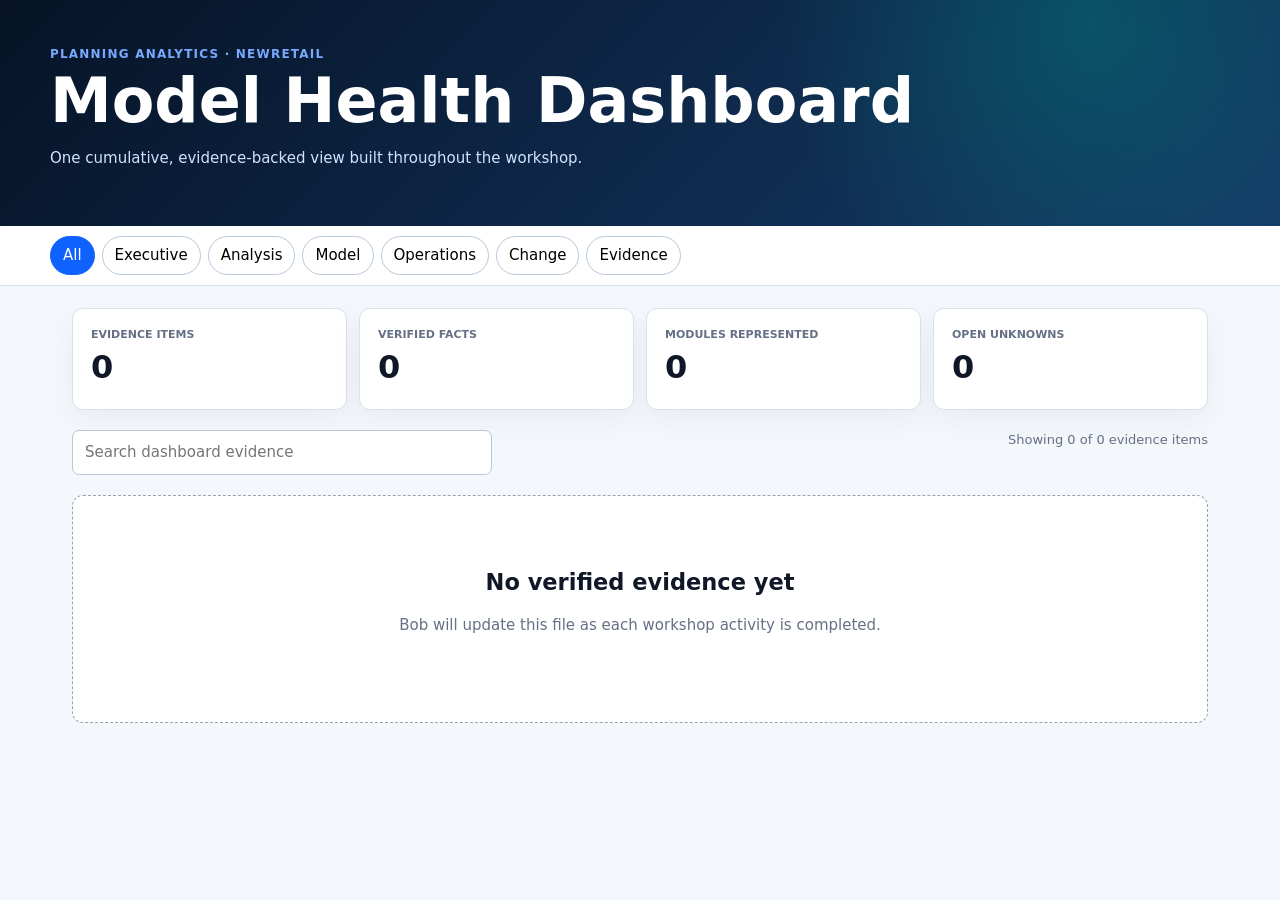
<file: NewRetail_Model_Health_Dashboard.html>
<!doctype html>
<html lang="en">
<head>
  <meta charset="utf-8">
  <meta name="viewport" content="width=device-width,initial-scale=1">
  <title>NewRetail Planning Analytics Model Health Dashboard</title>
  <style>
    :root{--ink:#101828;--muted:#667085;--line:#d8e1ec;--blue:#0f62fe;--navy:#07172d;--green:#198038;--amber:#8e5a00;--red:#da1e28}*{box-sizing:border-box}body{margin:0;background:#f4f7fb;color:var(--ink);font:15px/1.5 Inter,system-ui,sans-serif}header{padding:42px max(22px,calc((100vw - 1180px)/2));background:radial-gradient(circle at 85% 10%,#007d7970,transparent 28%),linear-gradient(135deg,#061326,#153b69);color:white}header p{color:#d0e2ff}h1{margin:5px 0;font-size:clamp(36px,5vw,62px);line-height:1}.eyebrow{color:#78a9ff;font-size:12px;font-weight:800;letter-spacing:.1em;text-transform:uppercase}nav{position:sticky;top:0;z-index:3;display:flex;gap:7px;padding:10px max(22px,calc((100vw - 1180px)/2));overflow:auto;border-bottom:1px solid var(--line);background:#fffffff4;backdrop-filter:blur(12px)}button,input{font:inherit}nav button{border:1px solid #b8c7dc;border-radius:20px;background:white;padding:7px 12px;cursor:pointer;white-space:nowrap}nav button.active{border-color:var(--blue);background:var(--blue);color:white}main{max-width:1180px;margin:auto;padding:22px}.kpis{display:grid;grid-template-columns:repeat(4,1fr);gap:12px}.kpis article,.panel{border:1px solid var(--line);border-radius:11px;background:white;box-shadow:0 10px 30px #0f172a0d}.kpis article{padding:18px}.kpis span{display:block;color:var(--muted);font-size:11px;font-weight:800;text-transform:uppercase}.kpis strong{font-size:32px}.toolbar{display:flex;justify-content:space-between;gap:16px;margin:20px 0}.toolbar input{width:min(420px,100%);border:1px solid #b8c7dc;border-radius:7px;padding:10px 12px}.status{color:var(--muted);font-size:13px}.grid{display:grid;grid-template-columns:repeat(2,minmax(0,1fr));gap:14px}.panel{padding:20px;border-top:4px solid var(--green)}.panel.inference{border-top-color:#f1c21b}.panel.unknown{border-top-color:var(--red)}.badges{display:flex;gap:6px}.badge{border-radius:20px;background:#edf5ff;color:#0043ce;padding:4px 8px;font-size:10px;font-weight:800;text-transform:uppercase}.badge.fact{background:#defbe6;color:#0e6027}.badge.inference{background:#fff8e1;color:var(--amber)}.badge.unknown{background:#fff1f1;color:#a2191f}.panel h2{margin:12px 0 2px;font-size:20px}.panel small{color:var(--muted)}.panel pre{white-space:pre-wrap;font:14px/1.55 inherit}.source{border-top:1px solid #e4e7ec;padding-top:10px;color:var(--muted);font-size:12px}.empty{grid-column:1/-1;padding:70px 24px;border:1px dashed #98a2b3;border-radius:11px;background:white;text-align:center}.empty h2{margin:0}.empty p{color:var(--muted)}@media(max-width:760px){.kpis,.grid{grid-template-columns:1fr 1fr}.toolbar{display:block}.toolbar input{margin-bottom:10px}}@media(max-width:520px){.kpis,.grid{grid-template-columns:1fr}}
  </style>
</head>
<body>
  <header><span class="eyebrow">Planning Analytics · NewRetail</span><h1>Model Health Dashboard</h1><p>One cumulative, evidence-backed view built throughout the workshop.</p></header>
  <nav id="views" aria-label="Dashboard views"></nav>
  <main>
    <section class="kpis" aria-label="Evidence summary"><article><span>Evidence items</span><strong id="total">0</strong></article><article><span>Verified facts</span><strong id="facts">0</strong></article><article><span>Modules represented</span><strong id="modules">0</strong></article><article><span>Open unknowns</span><strong id="unknowns">0</strong></article></section>
    <div class="toolbar"><input id="search" type="search" aria-label="Search dashboard" placeholder="Search dashboard evidence"><span class="status" id="status"></span></div>
    <section class="grid" id="content" aria-live="polite"></section>
  </main>
  <script>
    /* Bob: append verified workshop results to this array; preserve all existing entries. */
    const WORKSHOP_DATA=[];
    const LABELS={all:"All",executive:"Executive",analysis:"Analysis",model:"Model",operations:"Operations",change:"Change",evidence:"Evidence"};
    let active="all";
    const escape=value=>String(value??"").replace(/[&<>"']/g,char=>({"&":"&amp;","<":"&lt;",">":"&gt;",'"':"&quot;","'":"&#39;"}[char]));
    function render(){const query=document.querySelector("#search").value.toLowerCase();const rows=WORKSHOP_DATA.filter(item=>(active==="all"||item.view===active)&&Object.values(item).join(" ").toLowerCase().includes(query));document.querySelector("#total").textContent=WORKSHOP_DATA.length;document.querySelector("#facts").textContent=WORKSHOP_DATA.filter(x=>x.classification==="fact").length;document.querySelector("#modules").textContent=new Set(WORKSHOP_DATA.map(x=>x.module)).size;document.querySelector("#unknowns").textContent=WORKSHOP_DATA.filter(x=>x.classification==="unknown").length;document.querySelector("#status").textContent=`Showing ${rows.length} of ${WORKSHOP_DATA.length} evidence items`;document.querySelector("#content").innerHTML=rows.length?rows.map(item=>`<article class="panel ${escape(item.classification)}"><div class="badges"><span class="badge">${escape(LABELS[item.view]||item.view)}</span><span class="badge ${escape(item.classification)}">${escape(item.classification)}</span></div><h2>${escape(item.title)}</h2><small>${escape(item.module)}</small><pre>${escape(item.content)}</pre>${item.source?`<div class="source">Source: ${escape(item.source)}</div>`:""}</article>`).join(""):`<div class="empty"><h2>No verified evidence yet</h2><p>Bob will update this file as each workshop activity is completed.</p></div>`}
    const views=document.querySelector("#views");Object.entries(LABELS).forEach(([key,label])=>{const button=document.createElement("button");button.textContent=label;button.classList.toggle("active",key===active);button.onclick=()=>{active=key;views.querySelectorAll("button").forEach(x=>x.classList.remove("active"));button.classList.add("active");render()};views.append(button)});document.querySelector("#search").addEventListener("input",render);render();
  </script>
</body>
</html>
</file>
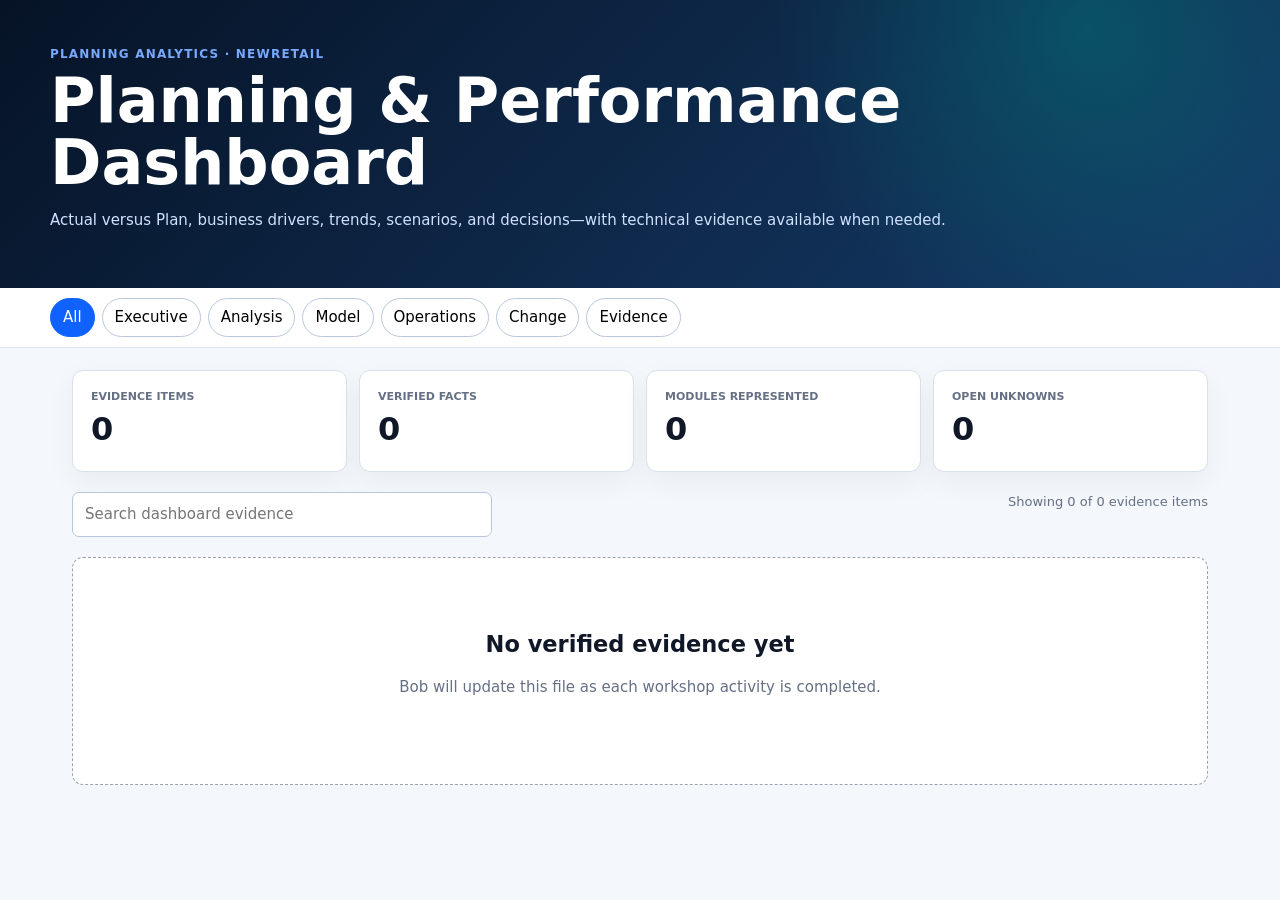
<file: NewRetail_Planning_Performance_Dashboard.html>
<!doctype html>
<html lang="en">
<head>
  <meta charset="utf-8">
  <meta name="viewport" content="width=device-width,initial-scale=1">
  <title>NewRetail Planning &amp; Performance Dashboard</title>
  <style>
    :root{--ink:#101828;--muted:#667085;--line:#d8e1ec;--blue:#0f62fe;--navy:#07172d;--green:#198038;--amber:#8e5a00;--red:#da1e28}*{box-sizing:border-box}body{margin:0;background:#f4f7fb;color:var(--ink);font:15px/1.5 Inter,system-ui,sans-serif}header{padding:42px max(22px,calc((100vw - 1180px)/2));background:radial-gradient(circle at 85% 10%,#007d7970,transparent 28%),linear-gradient(135deg,#061326,#153b69);color:white}header p{color:#d0e2ff}h1{margin:5px 0;font-size:clamp(36px,5vw,62px);line-height:1}.eyebrow{color:#78a9ff;font-size:12px;font-weight:800;letter-spacing:.1em;text-transform:uppercase}nav{position:sticky;top:0;z-index:3;display:flex;gap:7px;padding:10px max(22px,calc((100vw - 1180px)/2));overflow:auto;border-bottom:1px solid var(--line);background:#fffffff4;backdrop-filter:blur(12px)}button,input{font:inherit}nav button{border:1px solid #b8c7dc;border-radius:20px;background:white;padding:7px 12px;cursor:pointer;white-space:nowrap}nav button.active{border-color:var(--blue);background:var(--blue);color:white}main{max-width:1180px;margin:auto;padding:22px}.kpis{display:grid;grid-template-columns:repeat(4,1fr);gap:12px}.kpis article,.panel{border:1px solid var(--line);border-radius:11px;background:white;box-shadow:0 10px 30px #0f172a0d}.kpis article{padding:18px}.kpis span{display:block;color:var(--muted);font-size:11px;font-weight:800;text-transform:uppercase}.kpis strong{font-size:32px}.toolbar{display:flex;justify-content:space-between;gap:16px;margin:20px 0}.toolbar input{width:min(420px,100%);border:1px solid #b8c7dc;border-radius:7px;padding:10px 12px}.status{color:var(--muted);font-size:13px}.grid{display:grid;grid-template-columns:repeat(2,minmax(0,1fr));gap:14px}.panel{padding:20px;border-top:4px solid var(--green)}.panel.inference{border-top-color:#f1c21b}.panel.unknown{border-top-color:var(--red)}.badges{display:flex;gap:6px}.badge{border-radius:20px;background:#edf5ff;color:#0043ce;padding:4px 8px;font-size:10px;font-weight:800;text-transform:uppercase}.badge.fact{background:#defbe6;color:#0e6027}.badge.inference{background:#fff8e1;color:var(--amber)}.badge.unknown{background:#fff1f1;color:#a2191f}.panel h2{margin:12px 0 2px;font-size:20px}.panel small{color:var(--muted)}.panel pre{white-space:pre-wrap;font:14px/1.55 inherit}.source{border-top:1px solid #e4e7ec;padding-top:10px;color:var(--muted);font-size:12px}.empty{grid-column:1/-1;padding:70px 24px;border:1px dashed #98a2b3;border-radius:11px;background:white;text-align:center}.empty h2{margin:0}.empty p{color:var(--muted)}@media(max-width:760px){.kpis,.grid{grid-template-columns:1fr 1fr}.toolbar{display:block}.toolbar input{margin-bottom:10px}}@media(max-width:520px){.kpis,.grid{grid-template-columns:1fr}}
  </style>
</head>
<body>
  <header><span class="eyebrow">Planning Analytics · NewRetail</span><h1>Planning &amp; Performance Dashboard</h1><p>Actual versus Plan, business drivers, trends, scenarios, and decisions—with technical evidence available when needed.</p></header>
  <nav id="views" aria-label="Dashboard views"></nav>
  <main>
    <section class="kpis" aria-label="Evidence summary"><article><span>Evidence items</span><strong id="total">0</strong></article><article><span>Verified facts</span><strong id="facts">0</strong></article><article><span>Modules represented</span><strong id="modules">0</strong></article><article><span>Open unknowns</span><strong id="unknowns">0</strong></article></section>
    <div class="toolbar"><input id="search" type="search" aria-label="Search dashboard" placeholder="Search dashboard evidence"><span class="status" id="status"></span></div>
    <section class="grid" id="content" aria-live="polite"></section>
  </main>
  <script>
    /* Bob: append verified workshop results to this array; preserve all existing entries. */
    const WORKSHOP_DATA=[];
    const LABELS={all:"All",executive:"Executive",analysis:"Analysis",model:"Model",operations:"Operations",change:"Change",evidence:"Evidence"};
    let active="all";
    const escape=value=>String(value??"").replace(/[&<>"']/g,char=>({"&":"&amp;","<":"&lt;",">":"&gt;",'"':"&quot;","'":"&#39;"}[char]));
    function render(){const query=document.querySelector("#search").value.toLowerCase();const rows=WORKSHOP_DATA.filter(item=>(active==="all"||item.view===active)&&Object.values(item).join(" ").toLowerCase().includes(query));document.querySelector("#total").textContent=WORKSHOP_DATA.length;document.querySelector("#facts").textContent=WORKSHOP_DATA.filter(x=>x.classification==="fact").length;document.querySelector("#modules").textContent=new Set(WORKSHOP_DATA.map(x=>x.module)).size;document.querySelector("#unknowns").textContent=WORKSHOP_DATA.filter(x=>x.classification==="unknown").length;document.querySelector("#status").textContent=`Showing ${rows.length} of ${WORKSHOP_DATA.length} evidence items`;document.querySelector("#content").innerHTML=rows.length?rows.map(item=>`<article class="panel ${escape(item.classification)}"><div class="badges"><span class="badge">${escape(LABELS[item.view]||item.view)}</span><span class="badge ${escape(item.classification)}">${escape(item.classification)}</span></div><h2>${escape(item.title)}</h2><small>${escape(item.module)}</small><pre>${escape(item.content)}</pre>${item.source?`<div class="source">Source: ${escape(item.source)}</div>`:""}</article>`).join(""):`<div class="empty"><h2>No verified evidence yet</h2><p>Bob will update this file as each workshop activity is completed.</p></div>`}
    const views=document.querySelector("#views");Object.entries(LABELS).forEach(([key,label])=>{const button=document.createElement("button");button.textContent=label;button.classList.toggle("active",key===active);button.onclick=()=>{active=key;views.querySelectorAll("button").forEach(x=>x.classList.remove("active"));button.classList.add("active");render()};views.append(button)});document.querySelector("#search").addEventListener("input",render);render();
  </script>
</body>
</html>
</file>
<file: styles.css>
:root{--ink:#101828;--muted:#526176;--line:#d8e1ec;--bg:#f5f7fa;--blue:#0f62fe;--teal:#007d79;--green:#198038;--amber:#8e5a00;--shadow:0 14px 40px #0f172a12;--sans:Inter,system-ui,-apple-system,"Segoe UI",sans-serif;--mono:"SFMono-Regular",Consolas,monospace}*{box-sizing:border-box}html{scroll-behavior:smooth}body{margin:0;background:linear-gradient(145deg,#0f62fe10,transparent 24%),var(--bg);color:var(--ink);font:15px/1.55 var(--sans)}a{color:inherit}.skip{position:fixed;top:-50px;left:12px;z-index:99;background:white;padding:10px}.skip:focus{top:12px}.hero{display:grid;grid-template-columns:minmax(0,1.35fr) minmax(280px,.65fr);gap:40px;padding:54px max(20px,calc((100vw - 1200px)/2)) 42px;background:radial-gradient(circle at 82% 12%,#007d7970,transparent 28%),linear-gradient(135deg,#061326,#132b50);color:white}.eyebrow,.section-head span,.activity header span{color:#78a9ff;font-size:12px;font-weight:800;letter-spacing:.1em;text-transform:uppercase}.hero h1{margin:8px 0 20px;font-size:clamp(42px,6vw,70px);line-height:1;letter-spacing:-.045em}.lead{max-width:760px;color:#d0e2ff;font-size:20px}.hero aside{align-self:end;padding:22px;border:1px solid #ffffff38;border-radius:12px;background:#ffffff12}.hero aside p,.hero aside li{color:#d0e2ff}.button{display:inline-flex;border-radius:7px;padding:10px 15px;background:var(--blue);color:white;font-weight:750;text-decoration:none}.nav{position:sticky;top:0;z-index:20;border-bottom:1px solid var(--line);background:#fffffff2;backdrop-filter:blur(14px)}.nav>div{display:flex;max-width:1240px;margin:auto;padding:8px 20px;gap:5px;overflow-x:auto}.nav a{flex:0 0 auto;border-radius:6px;padding:6px 9px;text-decoration:none;color:#475467;font-size:12px;font-weight:750}.nav a:hover{background:#edf5ff;color:#0043ce}main{max-width:1240px;margin:auto;padding:8px 20px 70px}.section{scroll-margin-top:72px;margin-top:28px;padding:30px;border:1px solid var(--line);border-radius:12px;background:#fffffff0;box-shadow:var(--shadow)}.section-head{display:grid;grid-template-columns:minmax(0,1fr) auto;gap:24px}.section-head h2{margin:5px 0;font-size:clamp(30px,3vw,44px);line-height:1.06;letter-spacing:-.035em}.section-head p{margin:8px 0;color:var(--muted);font-size:17px}.section-head>b{height:fit-content;border:1px solid #a6c8ff;border-radius:99px;background:#edf5ff;color:#0043ce;padding:7px 10px;font-size:11px;text-transform:uppercase}.context,.principle,.warning{margin:22px 0;padding:15px 18px;border-left:4px solid var(--teal);background:#e5f6ff}.warning{border-color:#f1c21b;background:#fff8e1}.roles{display:grid;grid-template-columns:repeat(5,1fr);gap:12px}.roles article{padding:18px;border:1px solid var(--line);border-radius:9px;background:white}.roles h3{margin:0 0 8px;font-size:17px}.roles p{margin:0;color:var(--muted);font-size:14px}.flow{display:flex;align-items:center;justify-content:center;gap:12px;margin:22px 0;padding:18px;border-radius:10px;background:#07172d;color:white;text-align:center}.flow i{color:#42be65;font-size:22px}.subhead{margin-top:28px}.activity{margin-top:20px;padding:22px;border:1px solid var(--line);border-radius:10px;background:white}.activity>header{display:flex;align-items:baseline;gap:14px;border-bottom:1px solid var(--line);padding-bottom:12px}.activity header span{color:#6929c4}.activity h3{margin:0;font-size:21px}.activity-grid{display:grid;grid-template-columns:minmax(0,.82fr) minmax(0,1.18fr);gap:22px;margin-top:16px}.activity h4{margin:14px 0 6px;font-size:12px;letter-spacing:.08em;text-transform:uppercase}.activity p{color:#475467}.prompt{position:relative;overflow:auto;border-radius:8px;background:#0d1b2d;color:#e6edf6}.prompt pre{margin:0;padding:44px 16px 16px;white-space:pre-wrap;font:13px/1.55 var(--mono)}.copy{position:absolute;right:8px;top:8px;border:1px solid #697789;border-radius:5px;background:#1d2d44;color:white;padding:5px 9px;cursor:pointer}.config pre{padding-top:54px}.contribution{margin:22px 0 0;padding:14px 18px;border-radius:8px;background:#defbe6;color:#0e6027;font-weight:750}.dashboard-capstone{border-color:#78a9ff;background:linear-gradient(145deg,#edf5ff,#fff 38%)}.dashboard-spec{display:grid;grid-template-columns:repeat(3,1fr);gap:12px;margin:22px 0}.dashboard-spec article{display:grid;gap:5px;min-height:118px;padding:17px;border:1px solid #b8c7dc;border-radius:9px;background:white;box-shadow:0 8px 22px #0f172a0d}.dashboard-spec span{color:#0f62fe;font-size:11px;font-weight:800;letter-spacing:.08em;text-transform:uppercase}.dashboard-spec strong{font-size:17px}.dashboard-spec small{color:var(--muted);line-height:1.4}.optional{border-color:#a56eff;background:#fbf8ff}.toast{position:fixed;right:20px;bottom:20px;transform:translateY(90px);border-radius:7px;background:#07172d;color:white;padding:10px 14px;opacity:0;transition:.2s}.toast.show{transform:none;opacity:1}.page-footer{display:flex;justify-content:space-between;max-width:1240px;margin:auto;padding:20px;color:var(--muted);font-size:13px}button:focus,a:focus{outline:3px solid #0f62fe47;outline-offset:2px}@media(max-width:1000px){.hero,.activity-grid{grid-template-columns:1fr}.roles{grid-template-columns:repeat(2,1fr)}.section-head{grid-template-columns:1fr}.flow{flex-direction:column}.flow i{transform:rotate(90deg)}}@media(max-width:680px){.dashboard-spec{grid-template-columns:1fr}.hero h1{font-size:40px}.section{padding:20px}.roles{grid-template-columns:1fr}.activity>header{display:block}.activity h3{margin-top:4px}}@media print{.hero,.nav,.copy,.page-footer,.toast{display:none!important}body{background:white}main{max-width:none;padding:0}.section{box-shadow:none;break-before:page}.activity{break-inside:avoid}}
</file>
